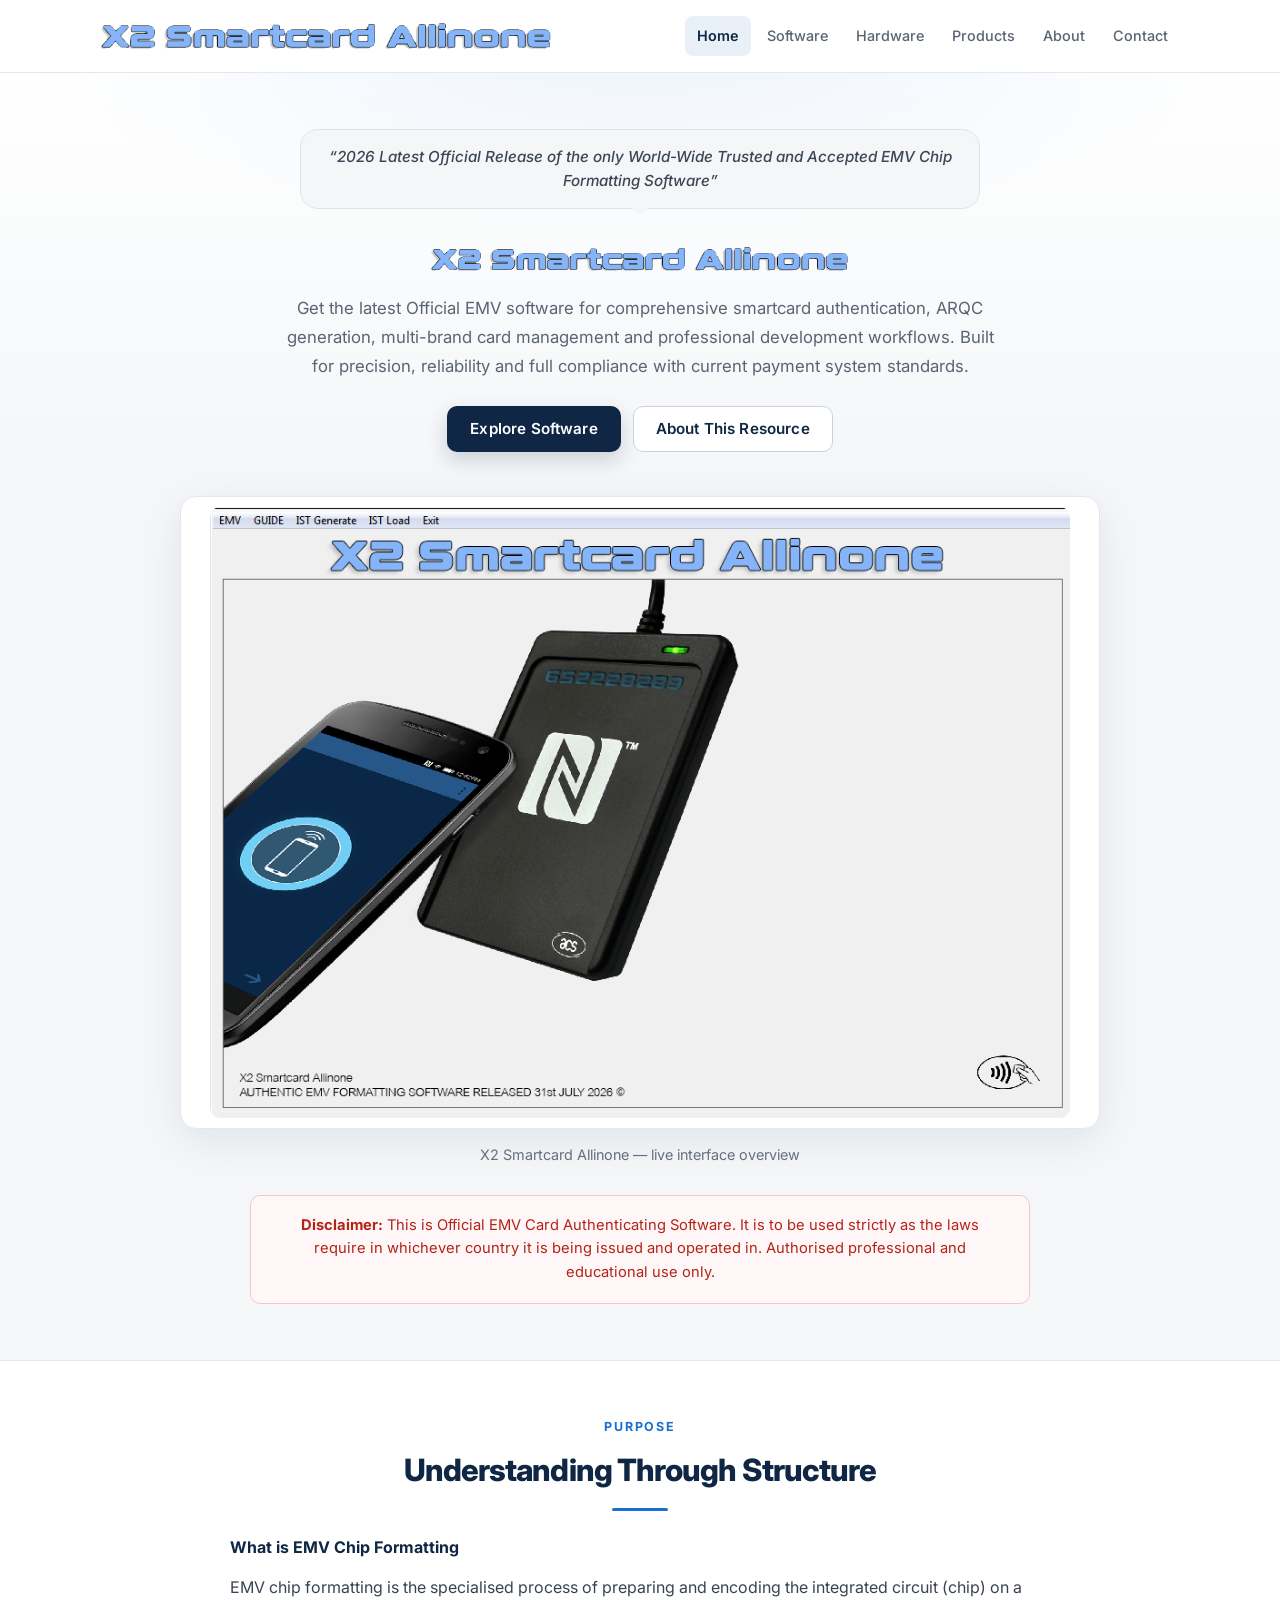
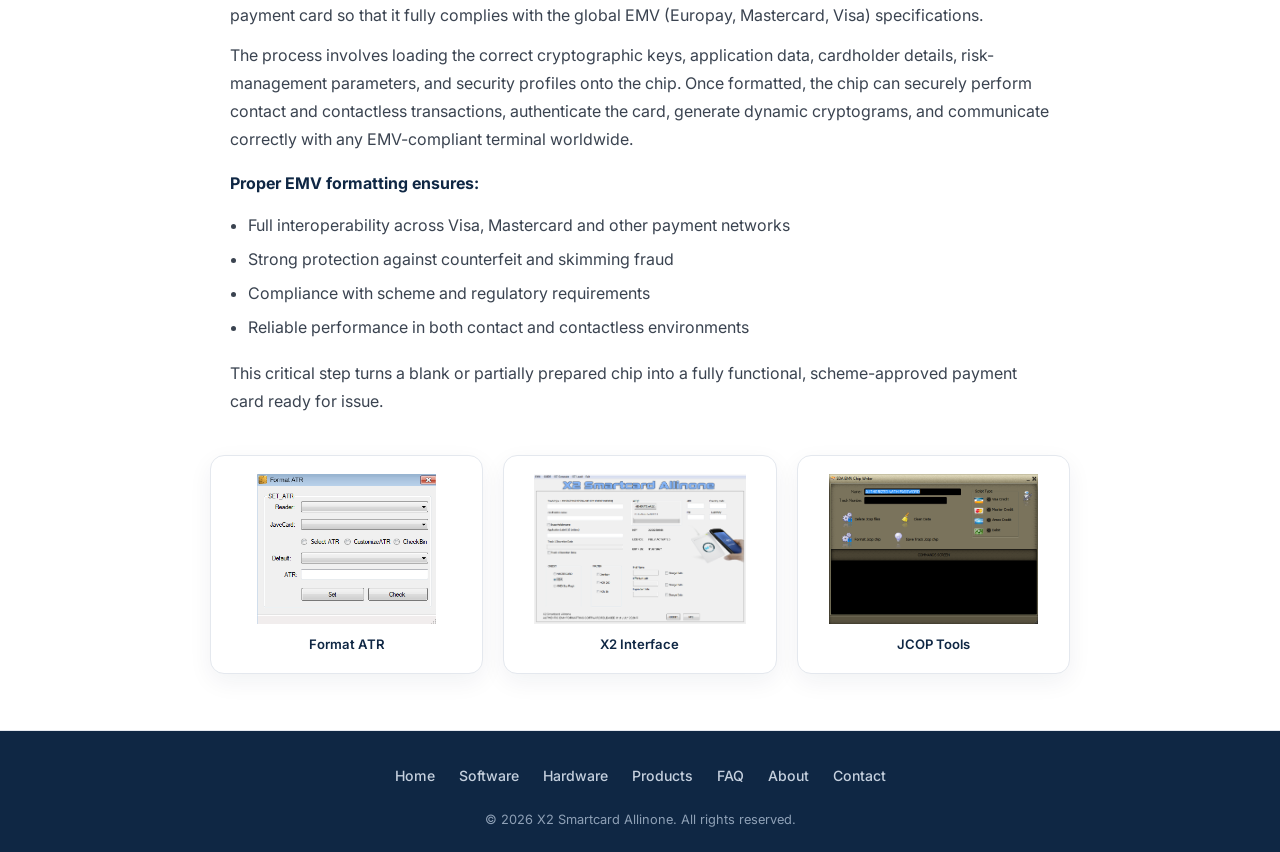
<file: index.html>
<!DOCTYPE html>
<html lang="en">
<head>
  <meta charset="UTF-8">
  <meta name="viewport" content="width=device-width, initial-scale=1.0">
  <title>X2 EMV Smartcard Allinone</title>
  <meta name="description" content="Official 2026 X2 EMV Smartcard Allinone — professional EMV card authentication and smartcard management software.">
  <link rel="preconnect" href="https://fonts.googleapis.com">
  <link rel="preconnect" href="https://fonts.gstatic.com" crossorigin>
  <link href="https://fonts.googleapis.com/css2?family=Inter:wght@400;500;600;700;800&display=swap" rel="stylesheet">
  <link rel="stylesheet" href="css/styles.css">
</head>
<body>
  <header class="header">
    <div class="header-inner">
      <a href="index.html" class="logo">
        <img src="images/logo.png" alt="X2 Smartcard Allinone">
      </a>
      <nav class="nav" id="mainNav">
        <a href="index.html" class="active">Home</a>
        <a href="software.html">Software</a>
        <a href="hardware.html">Hardware</a>
        <a href="products.html">Products</a>
        <a href="about.html">About</a>
        <a href="contact.html">Contact</a>
      </nav>
      <button class="menu-toggle" id="menuToggle" aria-label="Toggle menu" aria-expanded="false">
        <span></span>
        <span></span>
        <span></span>
      </button>
    </div>
  </header>

  <section class="hero">
    <div class="container">
      <div class="hero-content">
        <p class="hero-eyebrow">
          “2026 Latest Official Release of the only World-Wide Trusted and Accepted EMV Chip Formatting Software”
        </p>
        <img src="images/logo.png" alt="X2 Smartcard Allinone" class="hero-logo">
        <p class="lead">
          Get the latest Official EMV software for comprehensive smartcard authentication,
          ARQC generation, multi-brand card management and professional development workflows.
          Built for precision, reliability and full compliance with current payment system standards.
        </p>
        <div class="hero-actions">
          <a href="software.html" class="btn btn-primary">Explore Software</a>
          <a href="about.html" class="btn btn-outline">About This Resource</a>
        </div>
      </div>
    </div>
  </section>

  <section class="section" style="padding-top: 12px;">
    <div class="container">
      <div class="software-preview">
        <div class="preview-frame">
          <img src="images/x2-smartcard-allinone-uii.png" alt="X2 Smartcard Allinone – Official 2026 EMV Software Interface">
        </div>
        <p class="caption">X2 Smartcard Allinone — live interface overview</p>
        <div class="disclaimer-box">
          <strong>Disclaimer:</strong> This is Official EMV Card Authenticating Software.
          It is to be used strictly as the laws require in whichever country it is being issued and operated in.
          Authorised professional and educational use only.
        </div>
      </div>
    </div>
  </section>

  <section class="section section-accent">
    <div class="container">
      <div class="section-header">
        <p class="eyebrow">Purpose</p>
        <h2>Understanding Through Structure</h2>
        <div class="divider"></div>
        <div class="prose">
          <p><strong>What is EMV Chip Formatting</strong></p>
          <p style="margin-top: 12px;">
            EMV chip formatting is the specialised process of preparing and encoding the integrated circuit (chip) on a payment card so that it fully complies with the global EMV (Europay, Mastercard, Visa) specifications.
          </p>
          <p style="margin-top: 12px;">
            The process involves loading the correct cryptographic keys, application data, cardholder details, risk-management parameters, and security profiles onto the chip. Once formatted, the chip can securely perform contact and contactless transactions, authenticate the card, generate dynamic cryptograms, and communicate correctly with any EMV-compliant terminal worldwide.
          </p>
          <p style="margin-top: 16px;"><strong>Proper EMV formatting ensures:</strong></p>
          <ul>
            <li>Full interoperability across Visa, Mastercard and other payment networks</li>
            <li>Strong protection against counterfeit and skimming fraud</li>
            <li>Compliance with scheme and regulatory requirements</li>
            <li>Reliable performance in both contact and contactless environments</li>
          </ul>
          <p>
            This critical step turns a blank or partially prepared chip into a fully functional, scheme-approved payment card ready for issue.
          </p>
        </div>
      </div>

      <div class="card-grid">
        <div class="card">
          <img src="images/atr.png" alt="Format ATR tool">
          <span class="card-label">Format ATR</span>
        </div>
        <div class="card">
          <img src="images/x2-screenshot.png" alt="X2 Smartcard Allinone screenshot">
          <span class="card-label">X2 Interface</span>
        </div>
        <div class="card">
          <img src="images/jcop.png" alt="JCOP card management">
          <span class="card-label">JCOP Tools</span>
        </div>
      </div>
    </div>
  </section>

  <footer class="footer">
    <div class="container">
      <div class="footer-inner">
        <nav class="footer-nav">
          <a href="index.html">Home</a>
          <a href="software.html">Software</a>
          <a href="hardware.html">Hardware</a>
          <a href="products.html">Products</a>
          <a href="faq.html">FAQ</a>
          <a href="about.html">About</a>
          <a href="contact.html">Contact</a>
        </nav>
        <p class="footer-copy">© 2026 X2 Smartcard Allinone. All rights reserved.</p>
      </div>
    </div>
  </footer>

  <script src="js/main.js"></script>
</body>
</html>
</file>
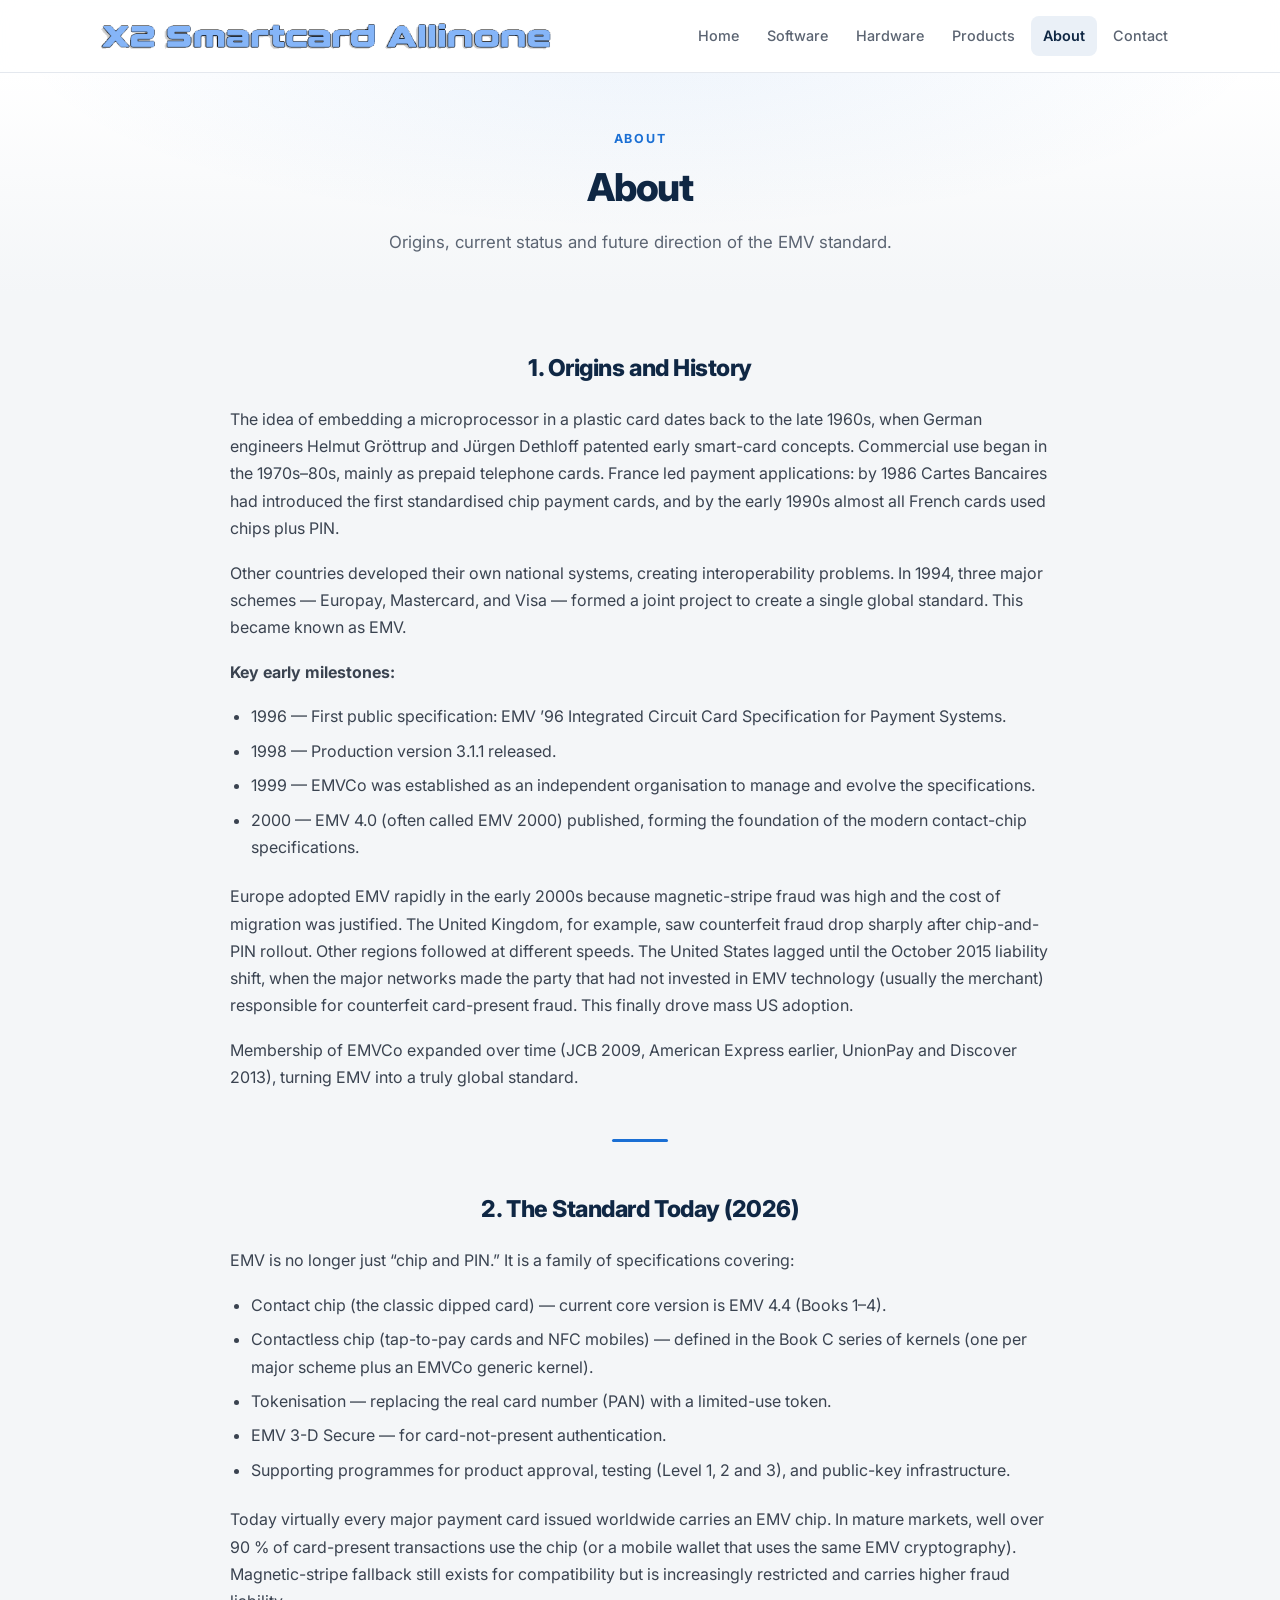
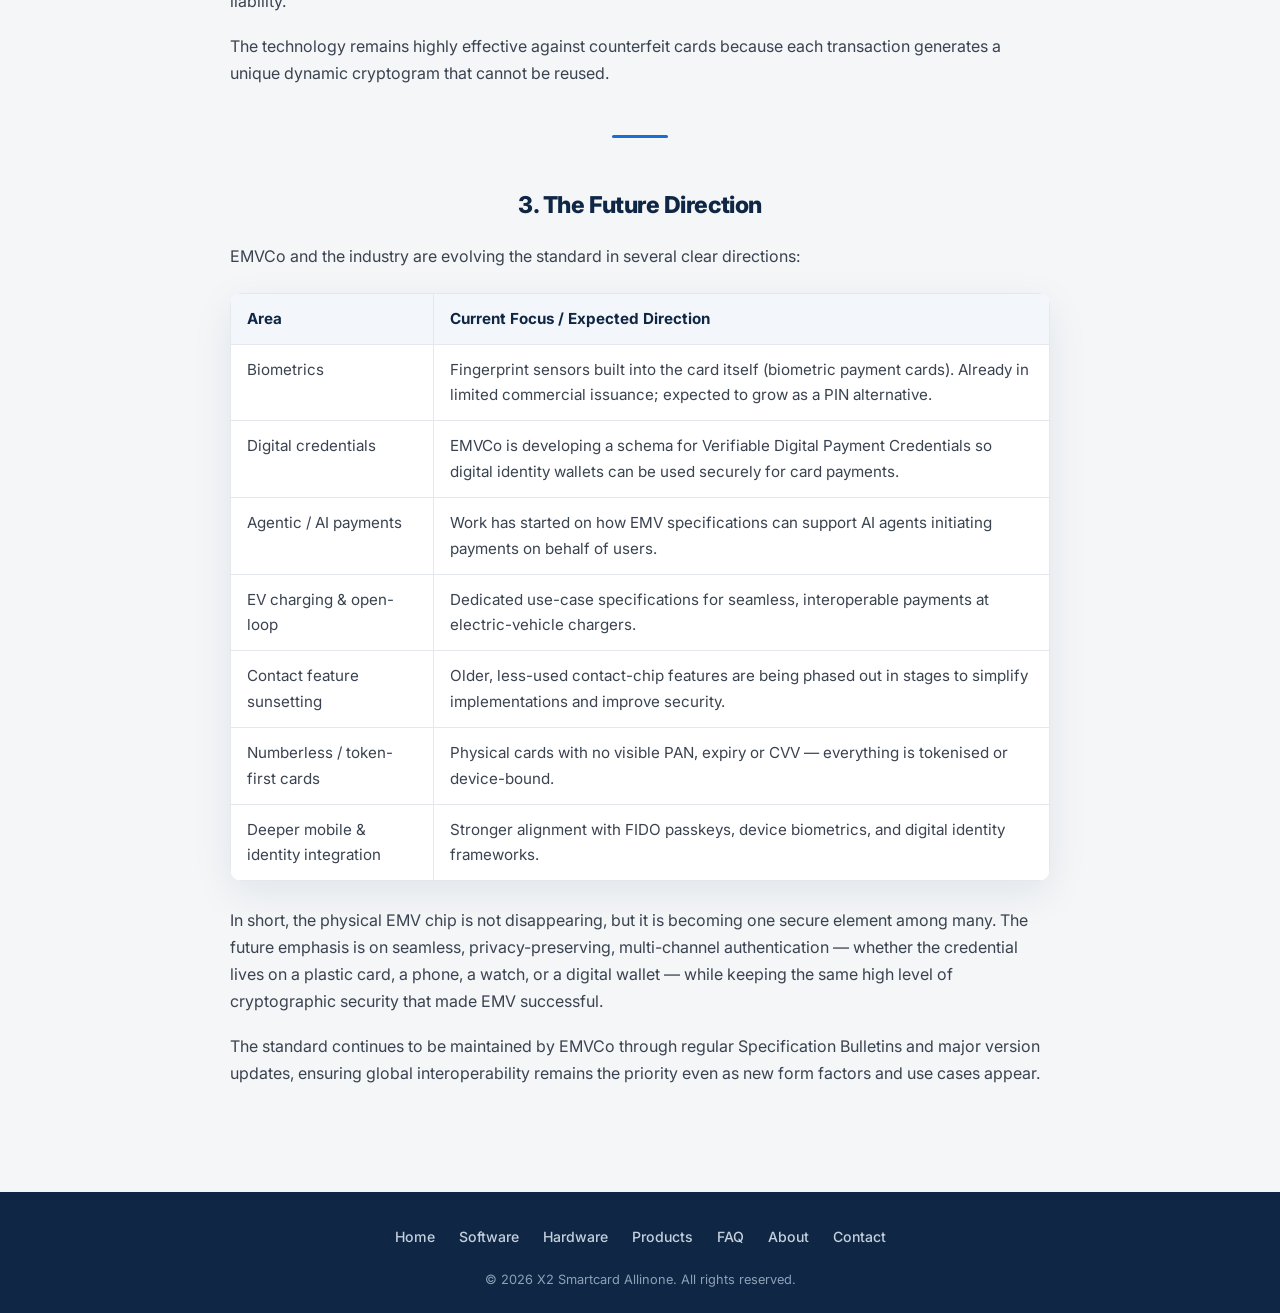
<file: about.html>
<!DOCTYPE html>
<html lang="en">
<head>
  <meta charset="UTF-8">
  <meta name="viewport" content="width=device-width, initial-scale=1.0">
  <title>About — X2 Smartcard Allinone</title>
  <meta name="description" content="Origins, current status and future direction of the EMV standard.">
  <link rel="preconnect" href="https://fonts.googleapis.com">
  <link rel="preconnect" href="https://fonts.gstatic.com" crossorigin>
  <link href="https://fonts.googleapis.com/css2?family=Inter:wght@400;500;600;700;800&display=swap" rel="stylesheet">
  <link rel="stylesheet" href="css/styles.css">
</head>
<body>
  <header class="header">
    <div class="header-inner">
      <a href="index.html" class="logo">
        <img src="images/logo.png" alt="X2 Smartcard Allinone">
      </a>
      <nav class="nav" id="mainNav">
        <a href="index.html">Home</a>
        <a href="software.html">Software</a>
        <a href="hardware.html">Hardware</a>
        <a href="products.html">Products</a>
        <a href="about.html" class="active">About</a>
        <a href="contact.html">Contact</a>
      </nav>
      <button class="menu-toggle" id="menuToggle" aria-label="Toggle menu" aria-expanded="false">
        <span></span>
        <span></span>
        <span></span>
      </button>
    </div>
  </header>

  <section class="page-header">
    <div class="container">
      <p class="eyebrow">About</p>
      <h1>About</h1>
      <p class="lead">Origins, current status and future direction of the EMV standard.</p>
    </div>
  </section>

  <section class="section">
    <div class="container">
      <section class="content-section">
        <h2>1. Origins and History</h2>
        <p>
          The idea of embedding a microprocessor in a plastic card dates back to the late 1960s, when German engineers Helmut Gröttrup and Jürgen Dethloff patented early smart-card concepts. Commercial use began in the 1970s–80s, mainly as prepaid telephone cards. France led payment applications: by 1986 Cartes Bancaires had introduced the first standardised chip payment cards, and by the early 1990s almost all French cards used chips plus PIN.
        </p>
        <p>
          Other countries developed their own national systems, creating interoperability problems. In 1994, three major schemes — Europay, Mastercard, and Visa — formed a joint project to create a single global standard. This became known as EMV.
        </p>
        <p><strong>Key early milestones:</strong></p>
        <ul>
          <li>1996 — First public specification: EMV ’96 Integrated Circuit Card Specification for Payment Systems.</li>
          <li>1998 — Production version 3.1.1 released.</li>
          <li>1999 — EMVCo was established as an independent organisation to manage and evolve the specifications.</li>
          <li>2000 — EMV 4.0 (often called EMV 2000) published, forming the foundation of the modern contact-chip specifications.</li>
        </ul>
        <p>
          Europe adopted EMV rapidly in the early 2000s because magnetic-stripe fraud was high and the cost of migration was justified. The United Kingdom, for example, saw counterfeit fraud drop sharply after chip-and-PIN rollout. Other regions followed at different speeds. The United States lagged until the October 2015 liability shift, when the major networks made the party that had not invested in EMV technology (usually the merchant) responsible for counterfeit card-present fraud. This finally drove mass US adoption.
        </p>
        <p>
          Membership of EMVCo expanded over time (JCB 2009, American Express earlier, UnionPay and Discover 2013), turning EMV into a truly global standard.
        </p>
      </section>

      <div class="section-divider"></div>

      <section class="content-section">
        <h2>2. The Standard Today (2026)</h2>
        <p>EMV is no longer just “chip and PIN.” It is a family of specifications covering:</p>
        <ul>
          <li>Contact chip (the classic dipped card) — current core version is EMV 4.4 (Books 1–4).</li>
          <li>Contactless chip (tap-to-pay cards and NFC mobiles) — defined in the Book C series of kernels (one per major scheme plus an EMVCo generic kernel).</li>
          <li>Tokenisation — replacing the real card number (PAN) with a limited-use token.</li>
          <li>EMV 3-D Secure — for card-not-present authentication.</li>
          <li>Supporting programmes for product approval, testing (Level 1, 2 and 3), and public-key infrastructure.</li>
        </ul>
        <p>
          Today virtually every major payment card issued worldwide carries an EMV chip. In mature markets, well over 90 % of card-present transactions use the chip (or a mobile wallet that uses the same EMV cryptography). Magnetic-stripe fallback still exists for compatibility but is increasingly restricted and carries higher fraud liability.
        </p>
        <p>
          The technology remains highly effective against counterfeit cards because each transaction generates a unique dynamic cryptogram that cannot be reused.
        </p>
      </section>

      <div class="section-divider"></div>

      <section class="content-section">
        <h2>3. The Future Direction</h2>
        <p>EMVCo and the industry are evolving the standard in several clear directions:</p>
        <table class="future-table">
          <thead>
            <tr>
              <th>Area</th>
              <th>Current Focus / Expected Direction</th>
            </tr>
          </thead>
          <tbody>
            <tr>
              <td>Biometrics</td>
              <td>Fingerprint sensors built into the card itself (biometric payment cards). Already in limited commercial issuance; expected to grow as a PIN alternative.</td>
            </tr>
            <tr>
              <td>Digital credentials</td>
              <td>EMVCo is developing a schema for Verifiable Digital Payment Credentials so digital identity wallets can be used securely for card payments.</td>
            </tr>
            <tr>
              <td>Agentic / AI payments</td>
              <td>Work has started on how EMV specifications can support AI agents initiating payments on behalf of users.</td>
            </tr>
            <tr>
              <td>EV charging &amp; open-loop</td>
              <td>Dedicated use-case specifications for seamless, interoperable payments at electric-vehicle chargers.</td>
            </tr>
            <tr>
              <td>Contact feature sunsetting</td>
              <td>Older, less-used contact-chip features are being phased out in stages to simplify implementations and improve security.</td>
            </tr>
            <tr>
              <td>Numberless / token-first cards</td>
              <td>Physical cards with no visible PAN, expiry or CVV — everything is tokenised or device-bound.</td>
            </tr>
            <tr>
              <td>Deeper mobile &amp; identity integration</td>
              <td>Stronger alignment with FIDO passkeys, device biometrics, and digital identity frameworks.</td>
            </tr>
          </tbody>
        </table>
        <p>
          In short, the physical EMV chip is not disappearing, but it is becoming one secure element among many. The future emphasis is on seamless, privacy-preserving, multi-channel authentication — whether the credential lives on a plastic card, a phone, a watch, or a digital wallet — while keeping the same high level of cryptographic security that made EMV successful.
        </p>
        <p>
          The standard continues to be maintained by EMVCo through regular Specification Bulletins and major version updates, ensuring global interoperability remains the priority even as new form factors and use cases appear.
        </p>
      </section>
    </div>
  </section>

  <footer class="footer">
    <div class="container">
      <div class="footer-inner">
        <nav class="footer-nav">
          <a href="index.html">Home</a>
          <a href="software.html">Software</a>
          <a href="hardware.html">Hardware</a>
          <a href="products.html">Products</a>
          <a href="faq.html">FAQ</a>
          <a href="about.html">About</a>
          <a href="contact.html">Contact</a>
        </nav>
        <p class="footer-copy">© 2026 X2 Smartcard Allinone. All rights reserved.</p>
      </div>
    </div>
  </footer>
  <script src="js/main.js"></script>
</body>
</html>
</file>
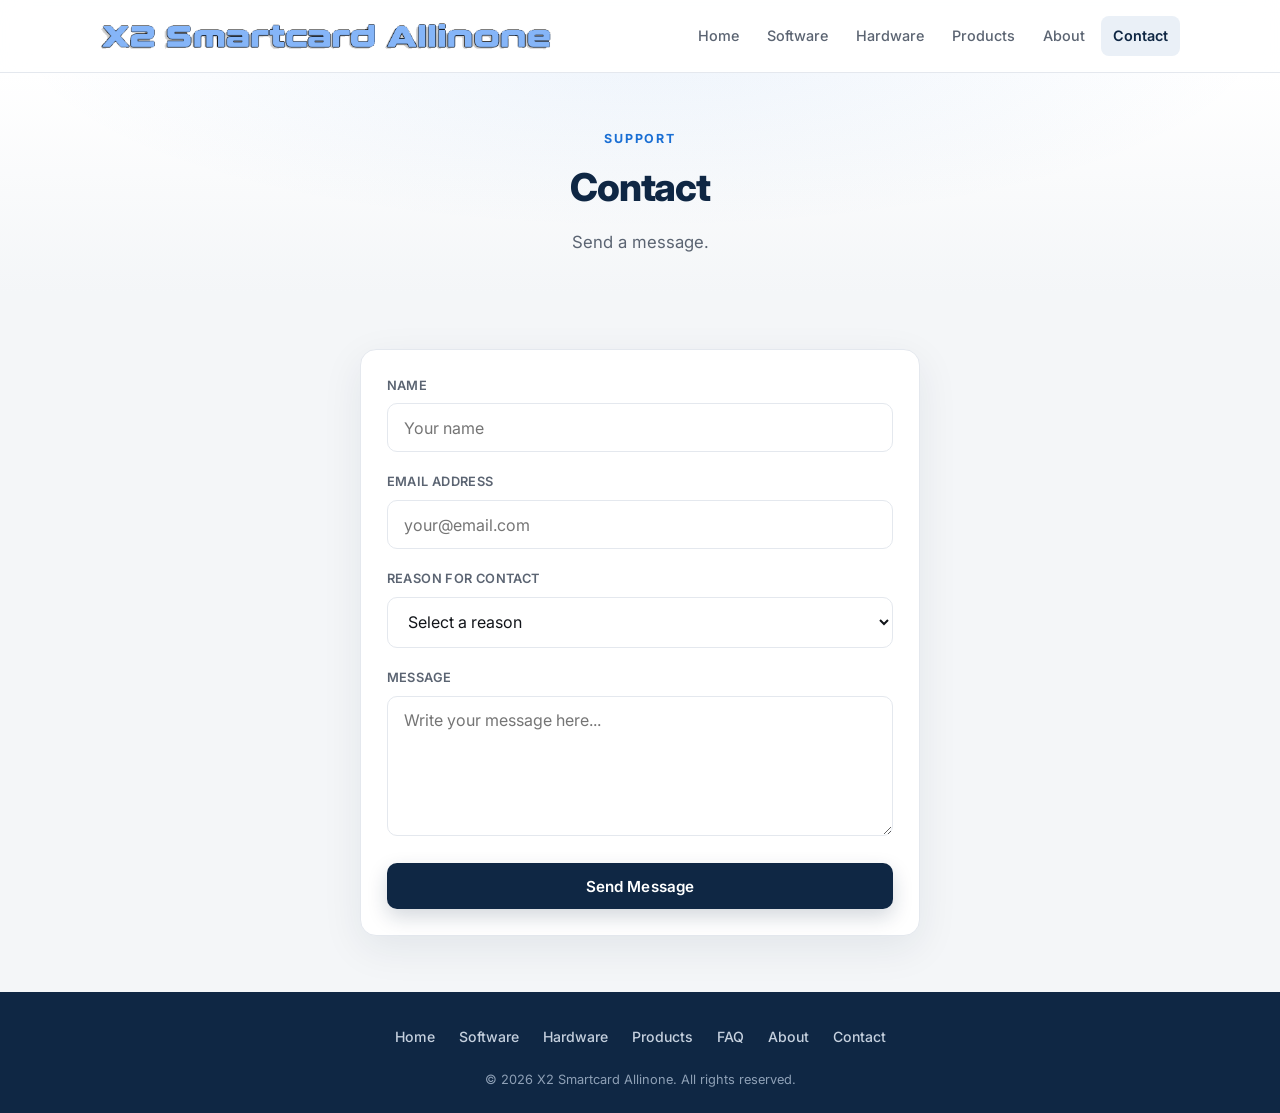
<file: contact.html>
<!DOCTYPE html>
<html lang="en">
<head>
  <meta charset="UTF-8">
  <meta name="viewport" content="width=device-width, initial-scale=1.0">
  <title>Contact — X2 Smartcard Allinone</title>
  <meta name="description" content="Contact X2 Smartcard Allinone.">
  <link rel="preconnect" href="https://fonts.googleapis.com">
  <link rel="preconnect" href="https://fonts.gstatic.com" crossorigin>
  <link href="https://fonts.googleapis.com/css2?family=Inter:wght@400;500;600;700;800&display=swap" rel="stylesheet">
  <link rel="stylesheet" href="css/styles.css">
</head>
<body>
  <header class="header">
    <div class="header-inner">
      <a href="index.html" class="logo">
        <img src="images/logo.png" alt="X2 Smartcard Allinone">
      </a>
      <nav class="nav" id="mainNav">
        <a href="index.html">Home</a>
        <a href="software.html">Software</a>
        <a href="hardware.html">Hardware</a>
        <a href="products.html">Products</a>
        <a href="about.html">About</a>
        <a href="contact.html" class="active">Contact</a>
      </nav>
      <button class="menu-toggle" id="menuToggle" aria-label="Toggle menu" aria-expanded="false">
        <span></span>
        <span></span>
        <span></span>
      </button>
    </div>
  </header>

  <section class="page-header">
    <div class="container">
      <p class="eyebrow">Support</p>
      <h1>Contact</h1>
      <p class="lead">Send a message.</p>
    </div>
  </section>

  <section class="section">
    <div class="container">
      <form class="contact-form" action="#" method="post" onsubmit="return handleSubmit(event)">
        <div class="form-group">
          <label for="name">Name</label>
          <input type="text" id="name" name="name" required placeholder="Your name">
        </div>
        <div class="form-group">
          <label for="email">Email Address</label>
          <input type="email" id="email" name="email" required placeholder="your@email.com">
        </div>
        <div class="form-group">
          <label for="reason">Reason for Contact</label>
          <select id="reason" name="reason" required>
            <option value="" disabled selected>Select a reason</option>
            <option value="general">General enquiry</option>
            <option value="content">Content suggestion</option>
            <option value="technical">Technical feedback</option>
            <option value="other">Other</option>
          </select>
        </div>
        <div class="form-group">
          <label for="message">Message</label>
          <textarea id="message" name="message" required placeholder="Write your message here..."></textarea>
        </div>
        <button type="submit" class="btn btn-primary" style="width: 100%;">Send Message</button>
      </form>
    </div>
  </section>

  <footer class="footer">
    <div class="container">
      <div class="footer-inner">
        <nav class="footer-nav">
          <a href="index.html">Home</a>
          <a href="software.html">Software</a>
          <a href="hardware.html">Hardware</a>
          <a href="products.html">Products</a>
          <a href="faq.html">FAQ</a>
          <a href="about.html">About</a>
          <a href="contact.html">Contact</a>
        </nav>
        <p class="footer-copy">© 2026 X2 Smartcard Allinone. All rights reserved.</p>
      </div>
    </div>
  </footer>
  <script src="js/main.js"></script>
  <script>
    function handleSubmit(e) {
      e.preventDefault();
      alert("Thank you. This is a demonstration form. In a production environment your message would be sent to the site administrator.");
      e.target.reset();
      return false;
    }
  </script>
</body>
</html>
</file>
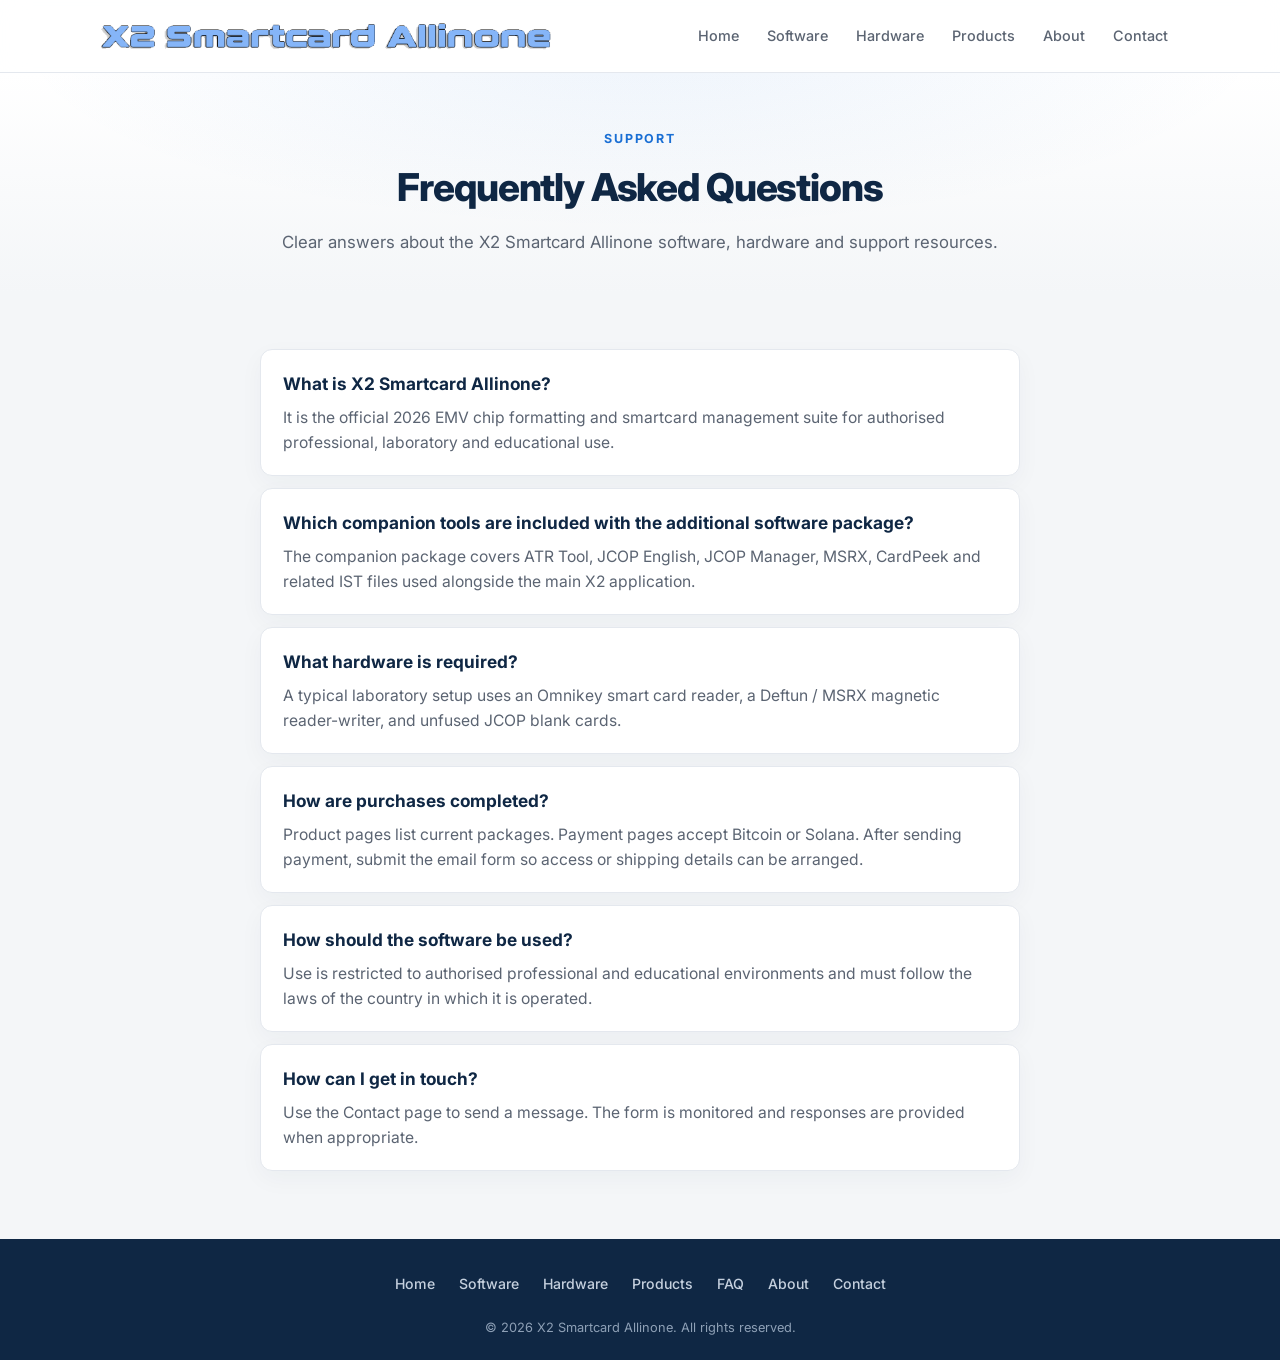
<file: faq.html>
<!DOCTYPE html>
<html lang="en">
<head>
  <meta charset="UTF-8">
  <meta name="viewport" content="width=device-width, initial-scale=1.0">
  <title>FAQ — X2 Smartcard Allinone</title>
  <meta name="description" content="Frequently asked questions about X2 Smartcard Allinone software and hardware.">
  <link rel="preconnect" href="https://fonts.googleapis.com">
  <link rel="preconnect" href="https://fonts.gstatic.com" crossorigin>
  <link href="https://fonts.googleapis.com/css2?family=Inter:wght@400;500;600;700;800&display=swap" rel="stylesheet">
  <link rel="stylesheet" href="css/styles.css">
</head>
<body>
  <header class="header">
    <div class="header-inner">
      <a href="index.html" class="logo">
        <img src="images/logo.png" alt="X2 Smartcard Allinone">
      </a>
      <nav class="nav" id="mainNav">
        <a href="index.html">Home</a>
        <a href="software.html">Software</a>
        <a href="hardware.html">Hardware</a>
        <a href="products.html">Products</a>
        <a href="about.html">About</a>
        <a href="contact.html">Contact</a>
      </nav>
      <button class="menu-toggle" id="menuToggle" aria-label="Toggle menu" aria-expanded="false">
        <span></span>
        <span></span>
        <span></span>
      </button>
    </div>
  </header>

  <section class="page-header">
    <div class="container">
      <p class="eyebrow">Support</p>
      <h1>Frequently Asked Questions</h1>
      <p class="lead">Clear answers about the X2 Smartcard Allinone software, hardware and support resources.</p>
    </div>
  </section>

  <section class="section">
    <div class="container">
      <div class="faq-list">
        <div class="faq-item">
          <h3 class="faq-question">What is X2 Smartcard Allinone?</h3>
          <p class="faq-answer">
            It is the official 2026 EMV chip formatting and smartcard management suite for authorised professional, laboratory and educational use.
          </p>
        </div>
        <div class="faq-item">
          <h3 class="faq-question">Which companion tools are included with the additional software package?</h3>
          <p class="faq-answer">
            The companion package covers ATR Tool, JCOP English, JCOP Manager, MSRX, CardPeek and related IST files used alongside the main X2 application.
          </p>
        </div>
        <div class="faq-item">
          <h3 class="faq-question">What hardware is required?</h3>
          <p class="faq-answer">
            A typical laboratory setup uses an Omnikey smart card reader, a Deftun / MSRX magnetic reader-writer, and unfused JCOP blank cards.
          </p>
        </div>
        <div class="faq-item">
          <h3 class="faq-question">How are purchases completed?</h3>
          <p class="faq-answer">
            Product pages list current packages. Payment pages accept Bitcoin or Solana. After sending payment, submit the email form so access or shipping details can be arranged.
          </p>
        </div>
        <div class="faq-item">
          <h3 class="faq-question">How should the software be used?</h3>
          <p class="faq-answer">
            Use is restricted to authorised professional and educational environments and must follow the laws of the country in which it is operated.
          </p>
        </div>
        <div class="faq-item">
          <h3 class="faq-question">How can I get in touch?</h3>
          <p class="faq-answer">
            Use the Contact page to send a message. The form is monitored and responses are provided when appropriate.
          </p>
        </div>
      </div>
    </div>
  </section>

  <footer class="footer">
    <div class="container">
      <div class="footer-inner">
        <nav class="footer-nav">
          <a href="index.html">Home</a>
          <a href="software.html">Software</a>
          <a href="hardware.html">Hardware</a>
          <a href="products.html">Products</a>
          <a href="faq.html">FAQ</a>
          <a href="about.html">About</a>
          <a href="contact.html">Contact</a>
        </nav>
        <p class="footer-copy">© 2026 X2 Smartcard Allinone. All rights reserved.</p>
      </div>
    </div>
  </footer>
  <script src="js/main.js"></script>
</body>
</html>
</file>
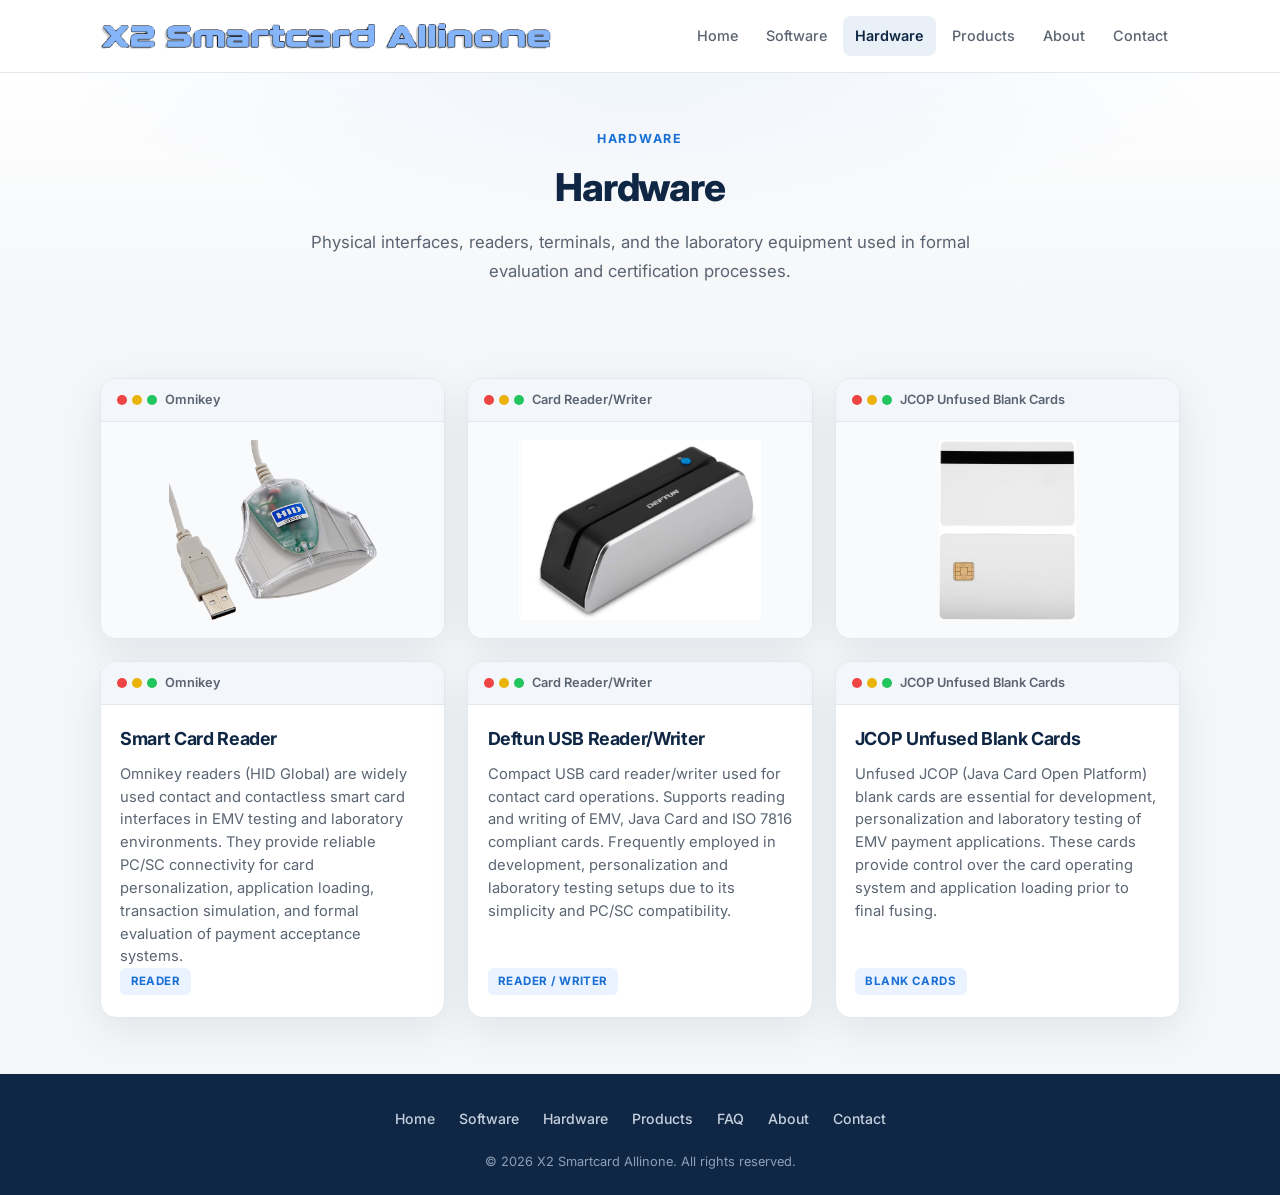
<file: hardware.html>
<!DOCTYPE html>
<html lang="en">
<head>
  <meta charset="UTF-8">
  <meta name="viewport" content="width=device-width, initial-scale=1.0">
  <title>Hardware — X2 Smartcard Allinone</title>
  <meta name="description" content="Laboratory hardware for EMV smartcard work: Omnikey readers, Deftun writer and JCOP unfused blank cards.">
  <link rel="preconnect" href="https://fonts.googleapis.com">
  <link rel="preconnect" href="https://fonts.gstatic.com" crossorigin>
  <link href="https://fonts.googleapis.com/css2?family=Inter:wght@400;500;600;700;800&display=swap" rel="stylesheet">
  <link rel="stylesheet" href="css/styles.css">
</head>
<body>
  <header class="header">
    <div class="header-inner">
      <a href="index.html" class="logo">
        <img src="images/logo.png" alt="X2 Smartcard Allinone">
      </a>
      <nav class="nav" id="mainNav">
        <a href="index.html">Home</a>
        <a href="software.html">Software</a>
        <a href="hardware.html" class="active">Hardware</a>
        <a href="products.html">Products</a>
        <a href="about.html">About</a>
        <a href="contact.html">Contact</a>
      </nav>
      <button class="menu-toggle" id="menuToggle" aria-label="Toggle menu" aria-expanded="false">
        <span></span>
        <span></span>
        <span></span>
      </button>
    </div>
  </header>

  <section class="page-header">
    <div class="container">
      <p class="eyebrow">Hardware</p>
      <h1>Hardware</h1>
      <p class="lead">
        Physical interfaces, readers, terminals, and the laboratory equipment used in formal evaluation and certification processes.
      </p>
    </div>
  </section>

  <section class="section">
    <div class="container">
      <div class="showcase">
        <article class="window">
          <div class="window-titlebar">
            <div class="window-dots"><span></span><span></span><span></span></div>
            <span>Omnikey</span>
          </div>
          <div class="window-media">
            <img src="images/Omnikey1.png" alt="HID Omnikey smart card reader">
          </div>
        </article>

        <article class="window">
          <div class="window-titlebar">
            <div class="window-dots"><span></span><span></span><span></span></div>
            <span>Card Reader/Writer</span>
          </div>
          <div class="window-media">
            <img src="images/deftun.png" alt="Deftun magnetic card reader/writer">
          </div>
        </article>

        <article class="window">
          <div class="window-titlebar">
            <div class="window-dots"><span></span><span></span><span></span></div>
            <span>JCOP Unfused Blank Cards</span>
          </div>
          <div class="window-media">
            <img src="images/jcop_unfused.png" alt="JCOP unfused blank cards">
          </div>
        </article>

        <article class="window">
          <div class="window-titlebar">
            <div class="window-dots"><span></span><span></span><span></span></div>
            <span>Omnikey</span>
          </div>
          <div class="window-body">
            <h3>Smart Card Reader</h3>
            <p>
              Omnikey readers (HID Global) are widely used contact and contactless smart card interfaces in EMV testing and laboratory environments. They provide reliable PC/SC connectivity for card personalization, application loading, transaction simulation, and formal evaluation of payment acceptance systems.
            </p>
            <span class="window-tag">Reader</span>
          </div>
        </article>

        <article class="window">
          <div class="window-titlebar">
            <div class="window-dots"><span></span><span></span><span></span></div>
            <span>Card Reader/Writer</span>
          </div>
          <div class="window-body">
            <h3>Deftun USB Reader/Writer</h3>
            <p>
              Compact USB card reader/writer used for contact card operations. Supports reading and writing of EMV, Java Card and ISO 7816 compliant cards. Frequently employed in development, personalization and laboratory testing setups due to its simplicity and PC/SC compatibility.
            </p>
            <span class="window-tag">Reader / Writer</span>
          </div>
        </article>

        <article class="window">
          <div class="window-titlebar">
            <div class="window-dots"><span></span><span></span><span></span></div>
            <span>JCOP Unfused Blank Cards</span>
          </div>
          <div class="window-body">
            <h3>JCOP Unfused Blank Cards</h3>
            <p>
              Unfused JCOP (Java Card Open Platform) blank cards are essential for development, personalization and laboratory testing of EMV payment applications. These cards provide control over the card operating system and application loading prior to final fusing.
            </p>
            <span class="window-tag">Blank Cards</span>
          </div>
        </article>
      </div>
    </div>
  </section>

  <footer class="footer">
    <div class="container">
      <div class="footer-inner">
        <nav class="footer-nav">
          <a href="index.html">Home</a>
          <a href="software.html">Software</a>
          <a href="hardware.html">Hardware</a>
          <a href="products.html">Products</a>
          <a href="faq.html">FAQ</a>
          <a href="about.html">About</a>
          <a href="contact.html">Contact</a>
        </nav>
        <p class="footer-copy">© 2026 X2 Smartcard Allinone. All rights reserved.</p>
      </div>
    </div>
  </footer>
  <script src="js/main.js"></script>
</body>
</html>
</file>
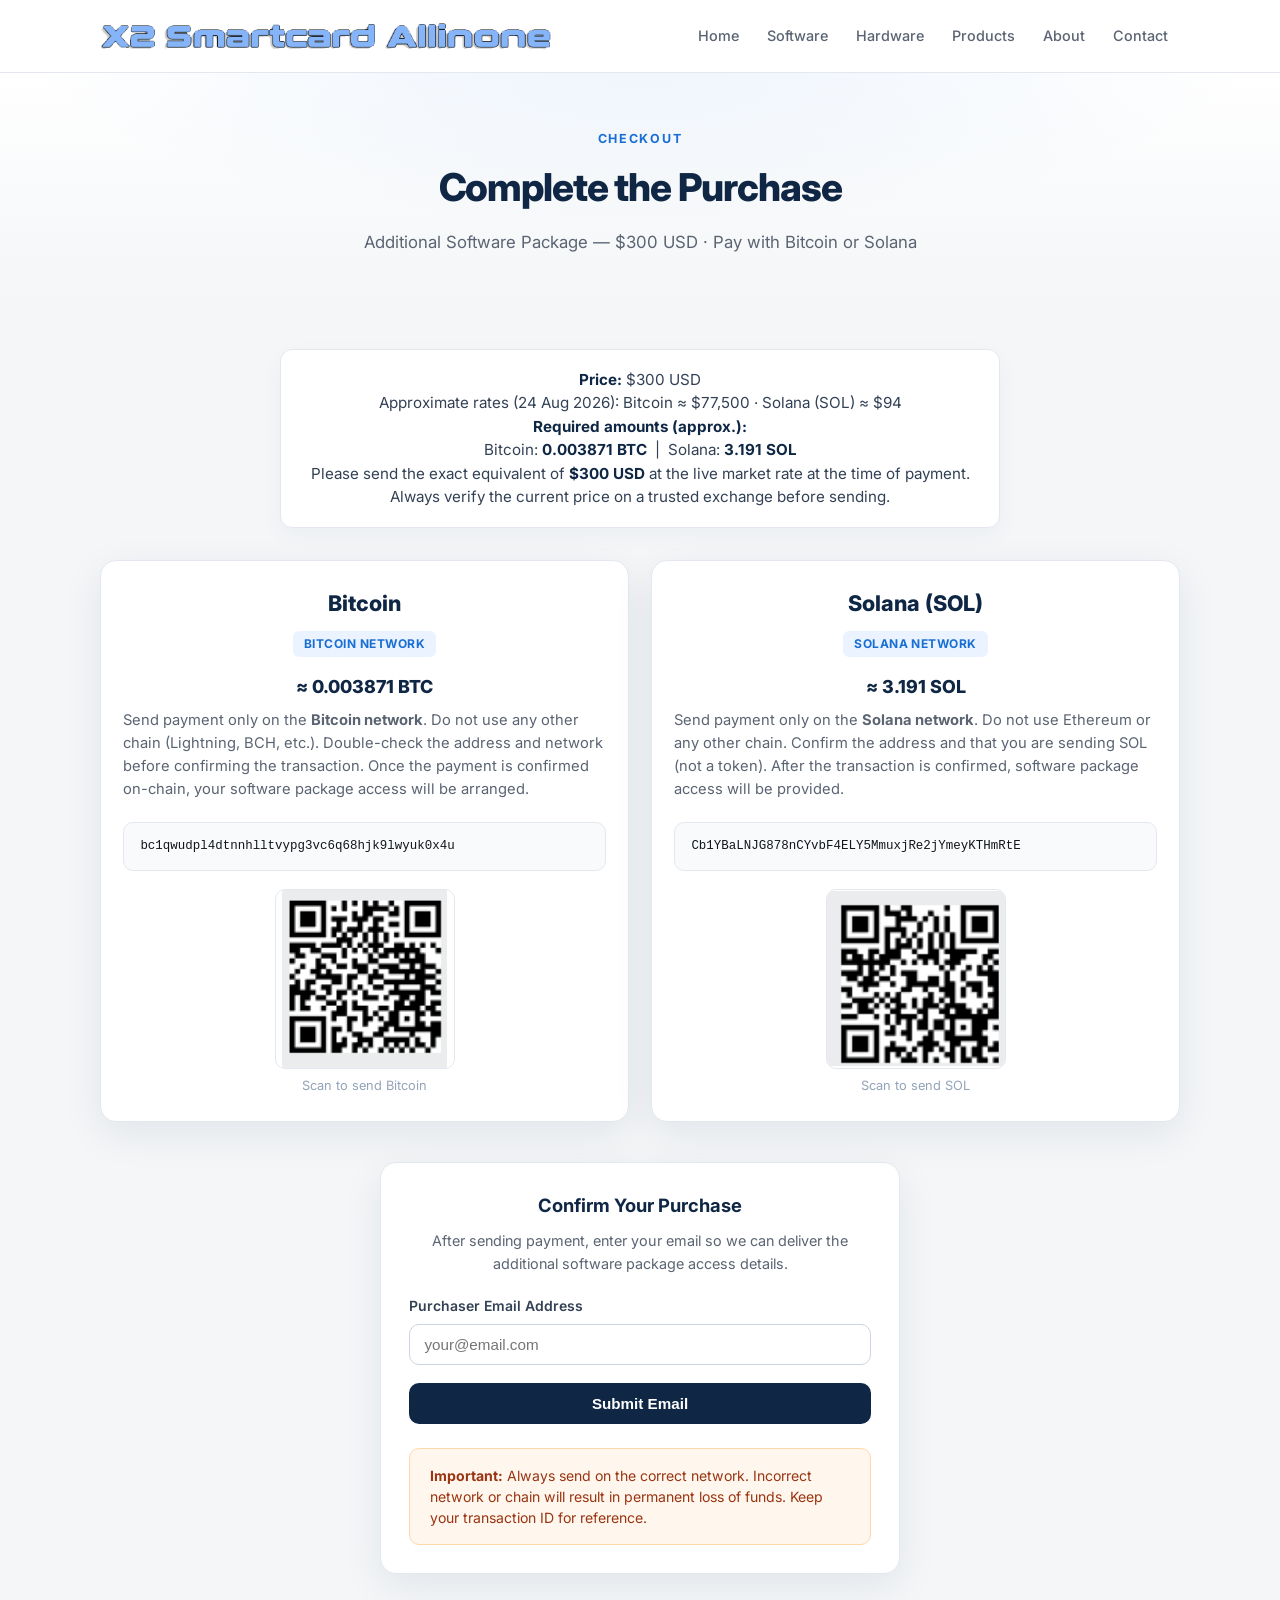
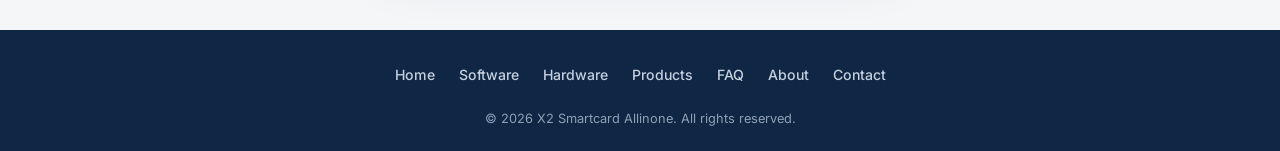
<file: payment-addons.html>
<!DOCTYPE html>
<html lang="en">
<head>
  <meta charset="UTF-8">
  <meta name="viewport" content="width=device-width, initial-scale=1.0">
  <title>Payment — Additional Software Package</title>
  <meta name="description" content="Secure cryptocurrency payment for required additional software for X2 SmartCard Allinone.">
  <link rel="preconnect" href="https://fonts.googleapis.com">
  <link rel="preconnect" href="https://fonts.gstatic.com" crossorigin>
  <link href="https://fonts.googleapis.com/css2?family=Inter:wght@400;500;600;700;800&display=swap" rel="stylesheet">
  <link rel="stylesheet" href="css/styles.css">
</head>
<body>
  <header class="header">
    <div class="header-inner">
      <a href="index.html" class="logo">
        <img src="images/logo.png" alt="X2 Smartcard Allinone">
      </a>
      <nav class="nav" id="mainNav">
        <a href="index.html">Home</a>
        <a href="software.html">Software</a>
        <a href="hardware.html">Hardware</a>
        <a href="products.html">Products</a>
        <a href="about.html">About</a>
        <a href="contact.html">Contact</a>
      </nav>
      <button class="menu-toggle" id="menuToggle" aria-label="Toggle menu" aria-expanded="false">
        <span></span><span></span><span></span>
      </button>
    </div>
  </header>

  <section class="page-header">
    <div class="container">
      <p class="eyebrow">Checkout</p>
      <h1>Complete the Purchase</h1>
      <p class="lead">Additional Software Package — $300 USD · Pay with Bitcoin or Solana</p>
    </div>
  </section>

  <section class="section">
    <div class="container">
      <div class="price-note">
        <strong>Price:</strong> $300 USD<br>
        Approximate rates (24 Aug 2026): Bitcoin ≈ $77,500 · Solana (SOL) ≈ $94<br>
        <strong>Required amounts (approx.):</strong><br>
        Bitcoin: <strong>0.003871 BTC</strong> &nbsp;|&nbsp; Solana: <strong>3.191 SOL</strong><br>
        Please send the exact equivalent of <strong>$300 USD</strong> at the live market rate at the time of payment.<br>
        Always verify the current price on a trusted exchange before sending.
      </div>
      <div class="payment-grid">
        <div class="crypto-box">
          <h2>Bitcoin</h2>
          <span class="network">Bitcoin Network</span>
          <p class="crypto-amount">≈ 0.003871 BTC</p>
          <p>Send payment only on the <strong>Bitcoin network</strong>. Do not use any other chain (Lightning, BCH, etc.). Double-check the address and network before confirming the transaction. Once the payment is confirmed on-chain, your software package access will be arranged.</p>
          <div class="address">bc1qwudpl4dtnnhlltvypg3vc6q68hjk9lwyuk0x4u</div>
          <img src="images/bitcoinwallet.png" alt="Bitcoin Wallet QR Code" class="qr">
          <p style="font-size: 0.8rem; color: #94a3b8; margin: 0; text-align:center;">Scan to send Bitcoin</p>
        </div>
        <div class="crypto-box">
          <h2>Solana (SOL)</h2>
          <span class="network">Solana Network</span>
          <p class="crypto-amount">≈ 3.191 SOL</p>
          <p>Send payment only on the <strong>Solana network</strong>. Do not use Ethereum or any other chain. Confirm the address and that you are sending SOL (not a token). After the transaction is confirmed, software package access will be provided.</p>
          <div class="address">Cb1YBaLNJG878nCYvbF4ELY5MmuxjRe2jYmeyKTHmRtE</div>
          <img src="images/solanawallet.png" alt="Solana Wallet QR Code" class="qr">
          <p style="font-size: 0.8rem; color: #94a3b8; margin: 0; text-align:center;">Scan to send SOL</p>
        </div>
      </div>
      <div class="email-form">
        <h3>Confirm Your Purchase</h3>
        <p>After sending payment, enter your email so we can deliver the additional software package access details.</p>
        <form onsubmit="return handlePaymentSubmit(event)">
          <label for="purchaser-email">Purchaser Email Address</label>
          <input type="email" id="purchaser-email" name="email" required placeholder="your@email.com">
          <button type="submit">Submit Email</button>
        </form>
        <div class="important"><strong>Important:</strong> Always send on the correct network. Incorrect network or chain will result in permanent loss of funds. Keep your transaction ID for reference.</div>
      </div>
    </div>
  </section>

  <footer class="footer">
    <div class="container">
      <div class="footer-inner">
        <nav class="footer-nav">
          <a href="index.html">Home</a>
          <a href="software.html">Software</a>
          <a href="hardware.html">Hardware</a>
          <a href="products.html">Products</a>
          <a href="faq.html">FAQ</a>
          <a href="about.html">About</a>
          <a href="contact.html">Contact</a>
        </nav>
        <p class="footer-copy">© 2026 X2 Smartcard Allinone. All rights reserved.</p>
      </div>
    </div>
  </footer>
  <script src="js/main.js"></script>
  <script>
    function handlePaymentSubmit(e) {
      e.preventDefault();
      var email = document.getElementById("purchaser-email").value;
      alert("Thank you. Your email (" + email + ") has been noted. Once the cryptocurrency payment is confirmed we will arrange access to the additional software package.");
      e.target.reset();
      return false;
    }
  </script>
</body>
</html>
</file>
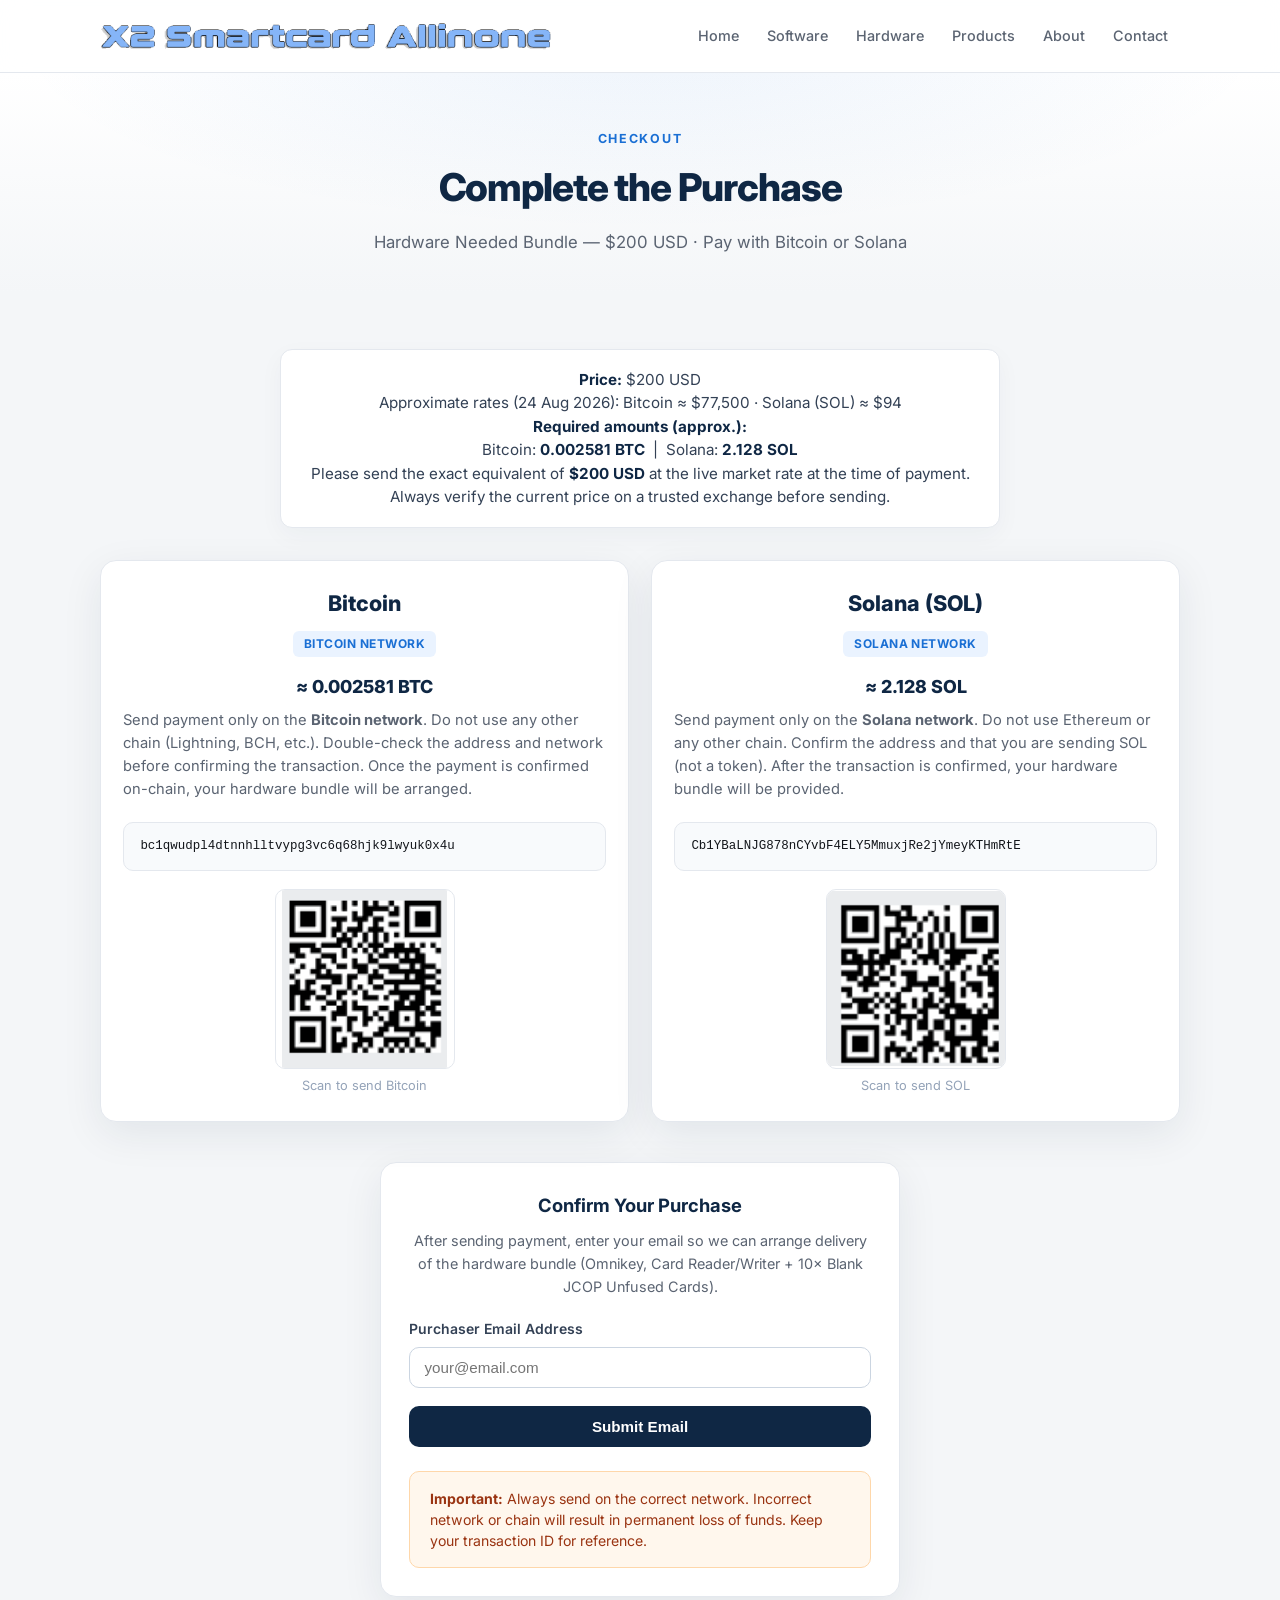
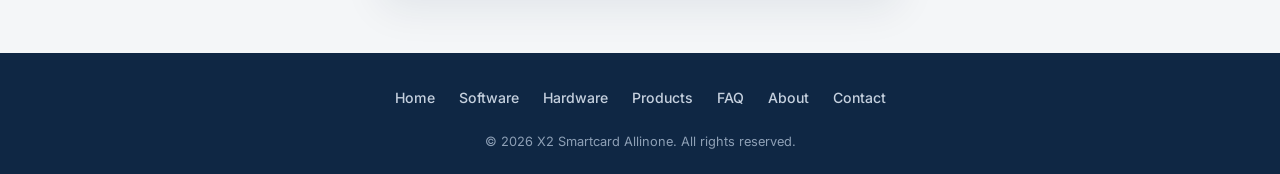
<file: payment-hardware.html>
<!DOCTYPE html>
<html lang="en">
<head>
  <meta charset="UTF-8">
  <meta name="viewport" content="width=device-width, initial-scale=1.0">
  <title>Payment — Hardware Needed Bundle</title>
  <meta name="description" content="Secure cryptocurrency payment for Omnikey, Card Reader/Writer and 10x JCOP Unfused Cards.">
  <link rel="preconnect" href="https://fonts.googleapis.com">
  <link rel="preconnect" href="https://fonts.gstatic.com" crossorigin>
  <link href="https://fonts.googleapis.com/css2?family=Inter:wght@400;500;600;700;800&display=swap" rel="stylesheet">
  <link rel="stylesheet" href="css/styles.css">
</head>
<body>
  <header class="header">
    <div class="header-inner">
      <a href="index.html" class="logo">
        <img src="images/logo.png" alt="X2 Smartcard Allinone">
      </a>
      <nav class="nav" id="mainNav">
        <a href="index.html">Home</a>
        <a href="software.html">Software</a>
        <a href="hardware.html">Hardware</a>
        <a href="products.html">Products</a>
        <a href="about.html">About</a>
        <a href="contact.html">Contact</a>
      </nav>
      <button class="menu-toggle" id="menuToggle" aria-label="Toggle menu" aria-expanded="false">
        <span></span><span></span><span></span>
      </button>
    </div>
  </header>

  <section class="page-header">
    <div class="container">
      <p class="eyebrow">Checkout</p>
      <h1>Complete the Purchase</h1>
      <p class="lead">Hardware Needed Bundle — $200 USD · Pay with Bitcoin or Solana</p>
    </div>
  </section>

  <section class="section">
    <div class="container">
      <div class="price-note">
        <strong>Price:</strong> $200 USD<br>
        Approximate rates (24 Aug 2026): Bitcoin ≈ $77,500 · Solana (SOL) ≈ $94<br>
        <strong>Required amounts (approx.):</strong><br>
        Bitcoin: <strong>0.002581 BTC</strong> &nbsp;|&nbsp; Solana: <strong>2.128 SOL</strong><br>
        Please send the exact equivalent of <strong>$200 USD</strong> at the live market rate at the time of payment.<br>
        Always verify the current price on a trusted exchange before sending.
      </div>
      <div class="payment-grid">
        <div class="crypto-box">
          <h2>Bitcoin</h2>
          <span class="network">Bitcoin Network</span>
          <p class="crypto-amount">≈ 0.002581 BTC</p>
          <p>Send payment only on the <strong>Bitcoin network</strong>. Do not use any other chain (Lightning, BCH, etc.). Double-check the address and network before confirming the transaction. Once the payment is confirmed on-chain, your hardware bundle will be arranged.</p>
          <div class="address">bc1qwudpl4dtnnhlltvypg3vc6q68hjk9lwyuk0x4u</div>
          <img src="images/bitcoinwallet.png" alt="Bitcoin Wallet QR Code" class="qr">
          <p style="font-size: 0.8rem; color: #94a3b8; margin: 0; text-align:center;">Scan to send Bitcoin</p>
        </div>
        <div class="crypto-box">
          <h2>Solana (SOL)</h2>
          <span class="network">Solana Network</span>
          <p class="crypto-amount">≈ 2.128 SOL</p>
          <p>Send payment only on the <strong>Solana network</strong>. Do not use Ethereum or any other chain. Confirm the address and that you are sending SOL (not a token). After the transaction is confirmed, your hardware bundle will be provided.</p>
          <div class="address">Cb1YBaLNJG878nCYvbF4ELY5MmuxjRe2jYmeyKTHmRtE</div>
          <img src="images/solanawallet.png" alt="Solana Wallet QR Code" class="qr">
          <p style="font-size: 0.8rem; color: #94a3b8; margin: 0; text-align:center;">Scan to send SOL</p>
        </div>
      </div>
      <div class="email-form">
        <h3>Confirm Your Purchase</h3>
        <p>After sending payment, enter your email so we can arrange delivery of the hardware bundle (Omnikey, Card Reader/Writer + 10× Blank JCOP Unfused Cards).</p>
        <form onsubmit="return handlePaymentSubmit(event)">
          <label for="purchaser-email">Purchaser Email Address</label>
          <input type="email" id="purchaser-email" name="email" required placeholder="your@email.com">
          <button type="submit">Submit Email</button>
        </form>
        <div class="important"><strong>Important:</strong> Always send on the correct network. Incorrect network or chain will result in permanent loss of funds. Keep your transaction ID for reference.</div>
      </div>
    </div>
  </section>

  <footer class="footer">
    <div class="container">
      <div class="footer-inner">
        <nav class="footer-nav">
          <a href="index.html">Home</a>
          <a href="software.html">Software</a>
          <a href="hardware.html">Hardware</a>
          <a href="products.html">Products</a>
          <a href="faq.html">FAQ</a>
          <a href="about.html">About</a>
          <a href="contact.html">Contact</a>
        </nav>
        <p class="footer-copy">© 2026 X2 Smartcard Allinone. All rights reserved.</p>
      </div>
    </div>
  </footer>
  <script src="js/main.js"></script>
  <script>
    function handlePaymentSubmit(e) {
      e.preventDefault();
      var email = document.getElementById("purchaser-email").value;
      alert("Thank you. Your email (" + email + ") has been noted. Once the cryptocurrency payment is confirmed we will arrange delivery of the Hardware Needed bundle.");
      e.target.reset();
      return false;
    }
  </script>
</body>
</html>
</file>
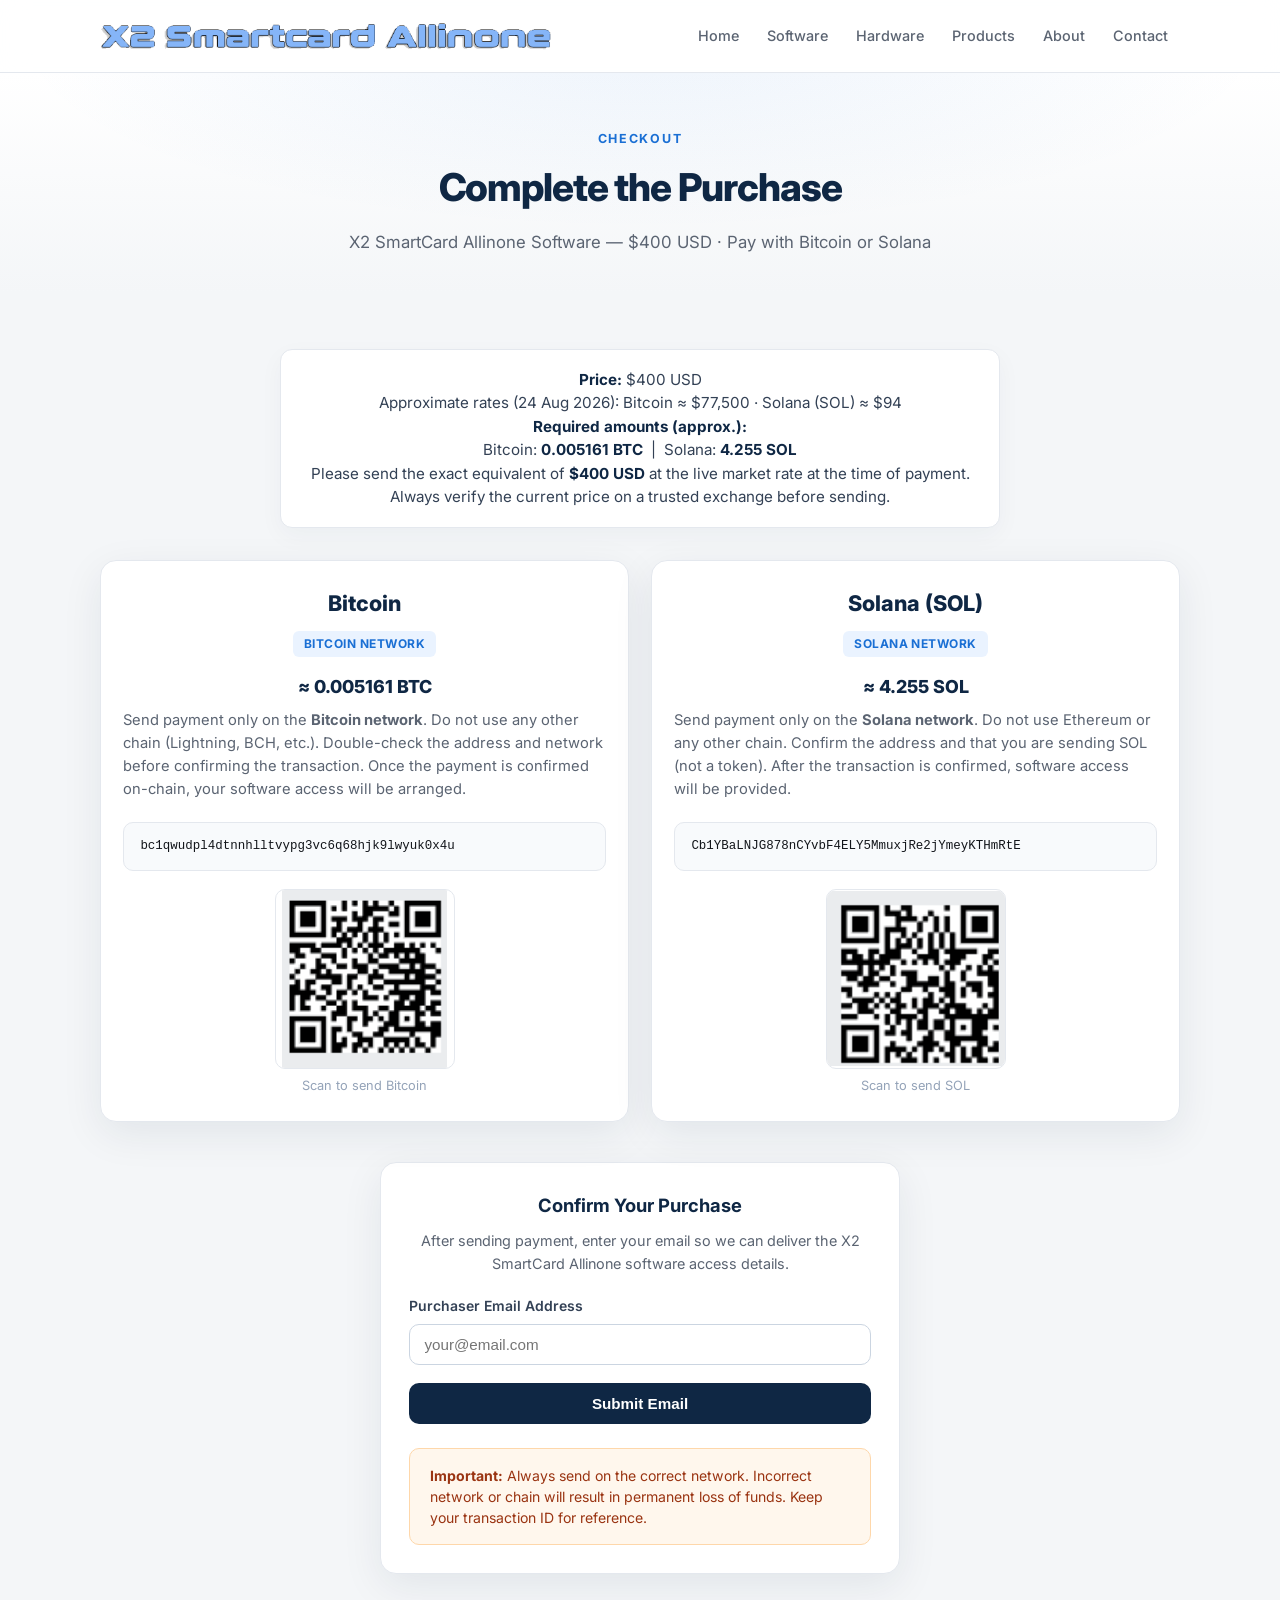
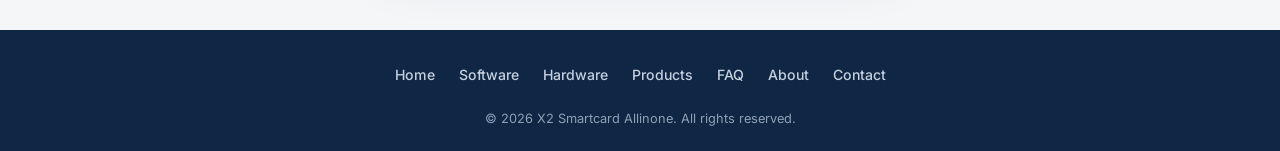
<file: payment-x2.html>
<!DOCTYPE html>
<html lang="en">
<head>
  <meta charset="UTF-8">
  <meta name="viewport" content="width=device-width, initial-scale=1.0">
  <title>Payment — X2 SmartCard Allinone</title>
  <meta name="description" content="Secure cryptocurrency payment for X2 SmartCard Allinone EMV software.">
  <link rel="preconnect" href="https://fonts.googleapis.com">
  <link rel="preconnect" href="https://fonts.gstatic.com" crossorigin>
  <link href="https://fonts.googleapis.com/css2?family=Inter:wght@400;500;600;700;800&display=swap" rel="stylesheet">
  <link rel="stylesheet" href="css/styles.css">
</head>
<body>
  <header class="header">
    <div class="header-inner">
      <a href="index.html" class="logo">
        <img src="images/logo.png" alt="X2 Smartcard Allinone">
      </a>
      <nav class="nav" id="mainNav">
        <a href="index.html">Home</a>
        <a href="software.html">Software</a>
        <a href="hardware.html">Hardware</a>
        <a href="products.html">Products</a>
        <a href="about.html">About</a>
        <a href="contact.html">Contact</a>
      </nav>
      <button class="menu-toggle" id="menuToggle" aria-label="Toggle menu" aria-expanded="false">
        <span></span><span></span><span></span>
      </button>
    </div>
  </header>

  <section class="page-header">
    <div class="container">
      <p class="eyebrow">Checkout</p>
      <h1>Complete the Purchase</h1>
      <p class="lead">X2 SmartCard Allinone Software — $400 USD · Pay with Bitcoin or Solana</p>
    </div>
  </section>

  <section class="section">
    <div class="container">
      <div class="price-note">
        <strong>Price:</strong> $400 USD<br>
        Approximate rates (24 Aug 2026): Bitcoin ≈ $77,500 · Solana (SOL) ≈ $94<br>
        <strong>Required amounts (approx.):</strong><br>
        Bitcoin: <strong>0.005161 BTC</strong> &nbsp;|&nbsp; Solana: <strong>4.255 SOL</strong><br>
        Please send the exact equivalent of <strong>$400 USD</strong> at the live market rate at the time of payment.<br>
        Always verify the current price on a trusted exchange before sending.
      </div>
      <div class="payment-grid">
        <div class="crypto-box">
          <h2>Bitcoin</h2>
          <span class="network">Bitcoin Network</span>
          <p class="crypto-amount">≈ 0.005161 BTC</p>
          <p>Send payment only on the <strong>Bitcoin network</strong>. Do not use any other chain (Lightning, BCH, etc.). Double-check the address and network before confirming the transaction. Once the payment is confirmed on-chain, your software access will be arranged.</p>
          <div class="address">bc1qwudpl4dtnnhlltvypg3vc6q68hjk9lwyuk0x4u</div>
          <img src="images/bitcoinwallet.png" alt="Bitcoin Wallet QR Code" class="qr">
          <p style="font-size: 0.8rem; color: #94a3b8; margin: 0; text-align:center;">Scan to send Bitcoin</p>
        </div>
        <div class="crypto-box">
          <h2>Solana (SOL)</h2>
          <span class="network">Solana Network</span>
          <p class="crypto-amount">≈ 4.255 SOL</p>
          <p>Send payment only on the <strong>Solana network</strong>. Do not use Ethereum or any other chain. Confirm the address and that you are sending SOL (not a token). After the transaction is confirmed, software access will be provided.</p>
          <div class="address">Cb1YBaLNJG878nCYvbF4ELY5MmuxjRe2jYmeyKTHmRtE</div>
          <img src="images/solanawallet.png" alt="Solana Wallet QR Code" class="qr">
          <p style="font-size: 0.8rem; color: #94a3b8; margin: 0; text-align:center;">Scan to send SOL</p>
        </div>
      </div>
      <div class="email-form">
        <h3>Confirm Your Purchase</h3>
        <p>After sending payment, enter your email so we can deliver the X2 SmartCard Allinone software access details.</p>
        <form onsubmit="return handlePaymentSubmit(event)">
          <label for="purchaser-email">Purchaser Email Address</label>
          <input type="email" id="purchaser-email" name="email" required placeholder="your@email.com">
          <button type="submit">Submit Email</button>
        </form>
        <div class="important"><strong>Important:</strong> Always send on the correct network. Incorrect network or chain will result in permanent loss of funds. Keep your transaction ID for reference.</div>
      </div>
    </div>
  </section>

  <footer class="footer">
    <div class="container">
      <div class="footer-inner">
        <nav class="footer-nav">
          <a href="index.html">Home</a>
          <a href="software.html">Software</a>
          <a href="hardware.html">Hardware</a>
          <a href="products.html">Products</a>
          <a href="faq.html">FAQ</a>
          <a href="about.html">About</a>
          <a href="contact.html">Contact</a>
        </nav>
        <p class="footer-copy">© 2026 X2 Smartcard Allinone. All rights reserved.</p>
      </div>
    </div>
  </footer>
  <script src="js/main.js"></script>
  <script>
    function handlePaymentSubmit(e) {
      e.preventDefault();
      var email = document.getElementById("purchaser-email").value;
      alert("Thank you. Your email (" + email + ") has been noted. Once the cryptocurrency payment is confirmed we will arrange access to the X2 SmartCard Allinone software.");
      e.target.reset();
      return false;
    }
  </script>
</body>
</html>
</file>
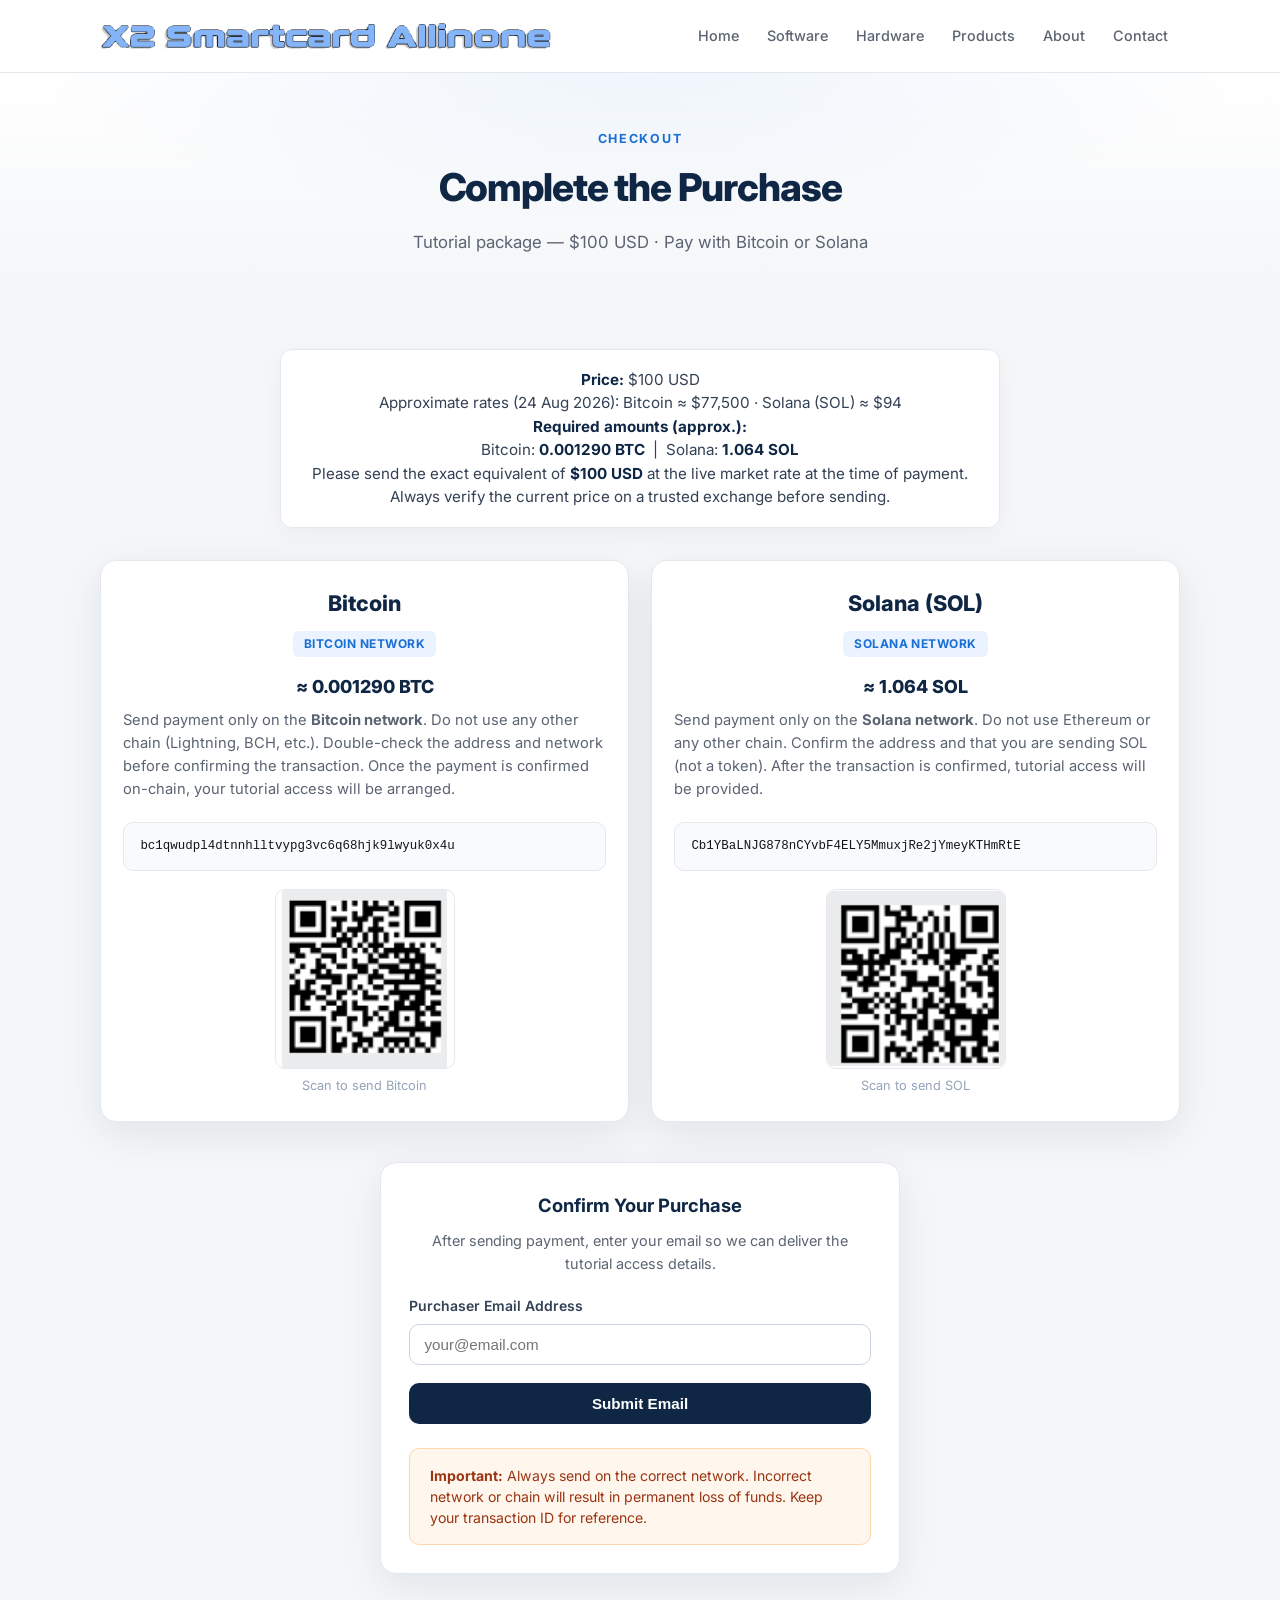
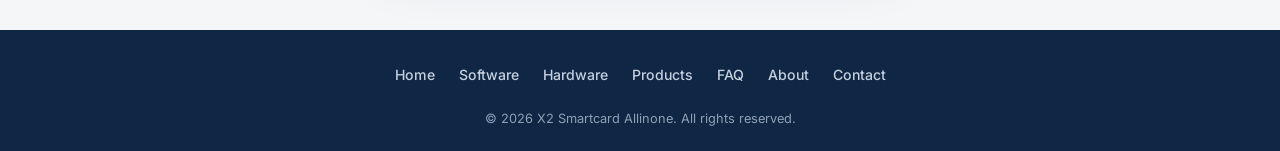
<file: payment.html>
<!DOCTYPE html>
<html lang="en">
<head>
  <meta charset="UTF-8">
  <meta name="viewport" content="width=device-width, initial-scale=1.0">
  <title>Payment — Tutorial Purchase</title>
  <meta name="description" content="Secure cryptocurrency payment for the complete software tutorial package.">
  <link rel="preconnect" href="https://fonts.googleapis.com">
  <link rel="preconnect" href="https://fonts.gstatic.com" crossorigin>
  <link href="https://fonts.googleapis.com/css2?family=Inter:wght@400;500;600;700;800&display=swap" rel="stylesheet">
  <link rel="stylesheet" href="css/styles.css">
</head>
<body>
  <header class="header">
    <div class="header-inner">
      <a href="index.html" class="logo">
        <img src="images/logo.png" alt="X2 Smartcard Allinone">
      </a>
      <nav class="nav" id="mainNav">
        <a href="index.html">Home</a>
        <a href="software.html">Software</a>
        <a href="hardware.html">Hardware</a>
        <a href="products.html">Products</a>
        <a href="about.html">About</a>
        <a href="contact.html">Contact</a>
      </nav>
      <button class="menu-toggle" id="menuToggle" aria-label="Toggle menu" aria-expanded="false">
        <span></span><span></span><span></span>
      </button>
    </div>
  </header>

  <section class="page-header">
    <div class="container">
      <p class="eyebrow">Checkout</p>
      <h1>Complete the Purchase</h1>
      <p class="lead">Tutorial package — $100 USD · Pay with Bitcoin or Solana</p>
    </div>
  </section>

  <section class="section">
    <div class="container">
      <div class="price-note">
        <strong>Price:</strong> $100 USD<br>
        Approximate rates (24 Aug 2026): Bitcoin ≈ $77,500 · Solana (SOL) ≈ $94<br>
        <strong>Required amounts (approx.):</strong><br>
        Bitcoin: <strong>0.001290 BTC</strong> &nbsp;|&nbsp; Solana: <strong>1.064 SOL</strong><br>
        Please send the exact equivalent of <strong>$100 USD</strong> at the live market rate at the time of payment.<br>
        Always verify the current price on a trusted exchange before sending.
      </div>
      <div class="payment-grid">
        <div class="crypto-box">
          <h2>Bitcoin</h2>
          <span class="network">Bitcoin Network</span>
          <p class="crypto-amount">≈ 0.001290 BTC</p>
          <p>Send payment only on the <strong>Bitcoin network</strong>. Do not use any other chain (Lightning, BCH, etc.). Double-check the address and network before confirming the transaction. Once the payment is confirmed on-chain, your tutorial access will be arranged.</p>
          <div class="address">bc1qwudpl4dtnnhlltvypg3vc6q68hjk9lwyuk0x4u</div>
          <img src="images/bitcoinwallet.png" alt="Bitcoin Wallet QR Code" class="qr">
          <p style="font-size: 0.8rem; color: #94a3b8; margin: 0; text-align:center;">Scan to send Bitcoin</p>
        </div>
        <div class="crypto-box">
          <h2>Solana (SOL)</h2>
          <span class="network">Solana Network</span>
          <p class="crypto-amount">≈ 1.064 SOL</p>
          <p>Send payment only on the <strong>Solana network</strong>. Do not use Ethereum or any other chain. Confirm the address and that you are sending SOL (not a token). After the transaction is confirmed, tutorial access will be provided.</p>
          <div class="address">Cb1YBaLNJG878nCYvbF4ELY5MmuxjRe2jYmeyKTHmRtE</div>
          <img src="images/solanawallet.png" alt="Solana Wallet QR Code" class="qr">
          <p style="font-size: 0.8rem; color: #94a3b8; margin: 0; text-align:center;">Scan to send SOL</p>
        </div>
      </div>
      <div class="email-form">
        <h3>Confirm Your Purchase</h3>
        <p>After sending payment, enter your email so we can deliver the tutorial access details.</p>
        <form onsubmit="return handlePaymentSubmit(event)">
          <label for="purchaser-email">Purchaser Email Address</label>
          <input type="email" id="purchaser-email" name="email" required placeholder="your@email.com">
          <button type="submit">Submit Email</button>
        </form>
        <div class="important"><strong>Important:</strong> Always send on the correct network. Incorrect network or chain will result in permanent loss of funds. Keep your transaction ID for reference.</div>
      </div>
    </div>
  </section>

  <footer class="footer">
    <div class="container">
      <div class="footer-inner">
        <nav class="footer-nav">
          <a href="index.html">Home</a>
          <a href="software.html">Software</a>
          <a href="hardware.html">Hardware</a>
          <a href="products.html">Products</a>
          <a href="faq.html">FAQ</a>
          <a href="about.html">About</a>
          <a href="contact.html">Contact</a>
        </nav>
        <p class="footer-copy">© 2026 X2 Smartcard Allinone. All rights reserved.</p>
      </div>
    </div>
  </footer>
  <script src="js/main.js"></script>
  <script>
    function handlePaymentSubmit(e) {
      e.preventDefault();
      var email = document.getElementById("purchaser-email").value;
      alert("Thank you. Your email (" + email + ") has been noted. Once the cryptocurrency payment is confirmed we will arrange access to the tutorial package.");
      e.target.reset();
      return false;
    }
  </script>
</body>
</html>
</file>
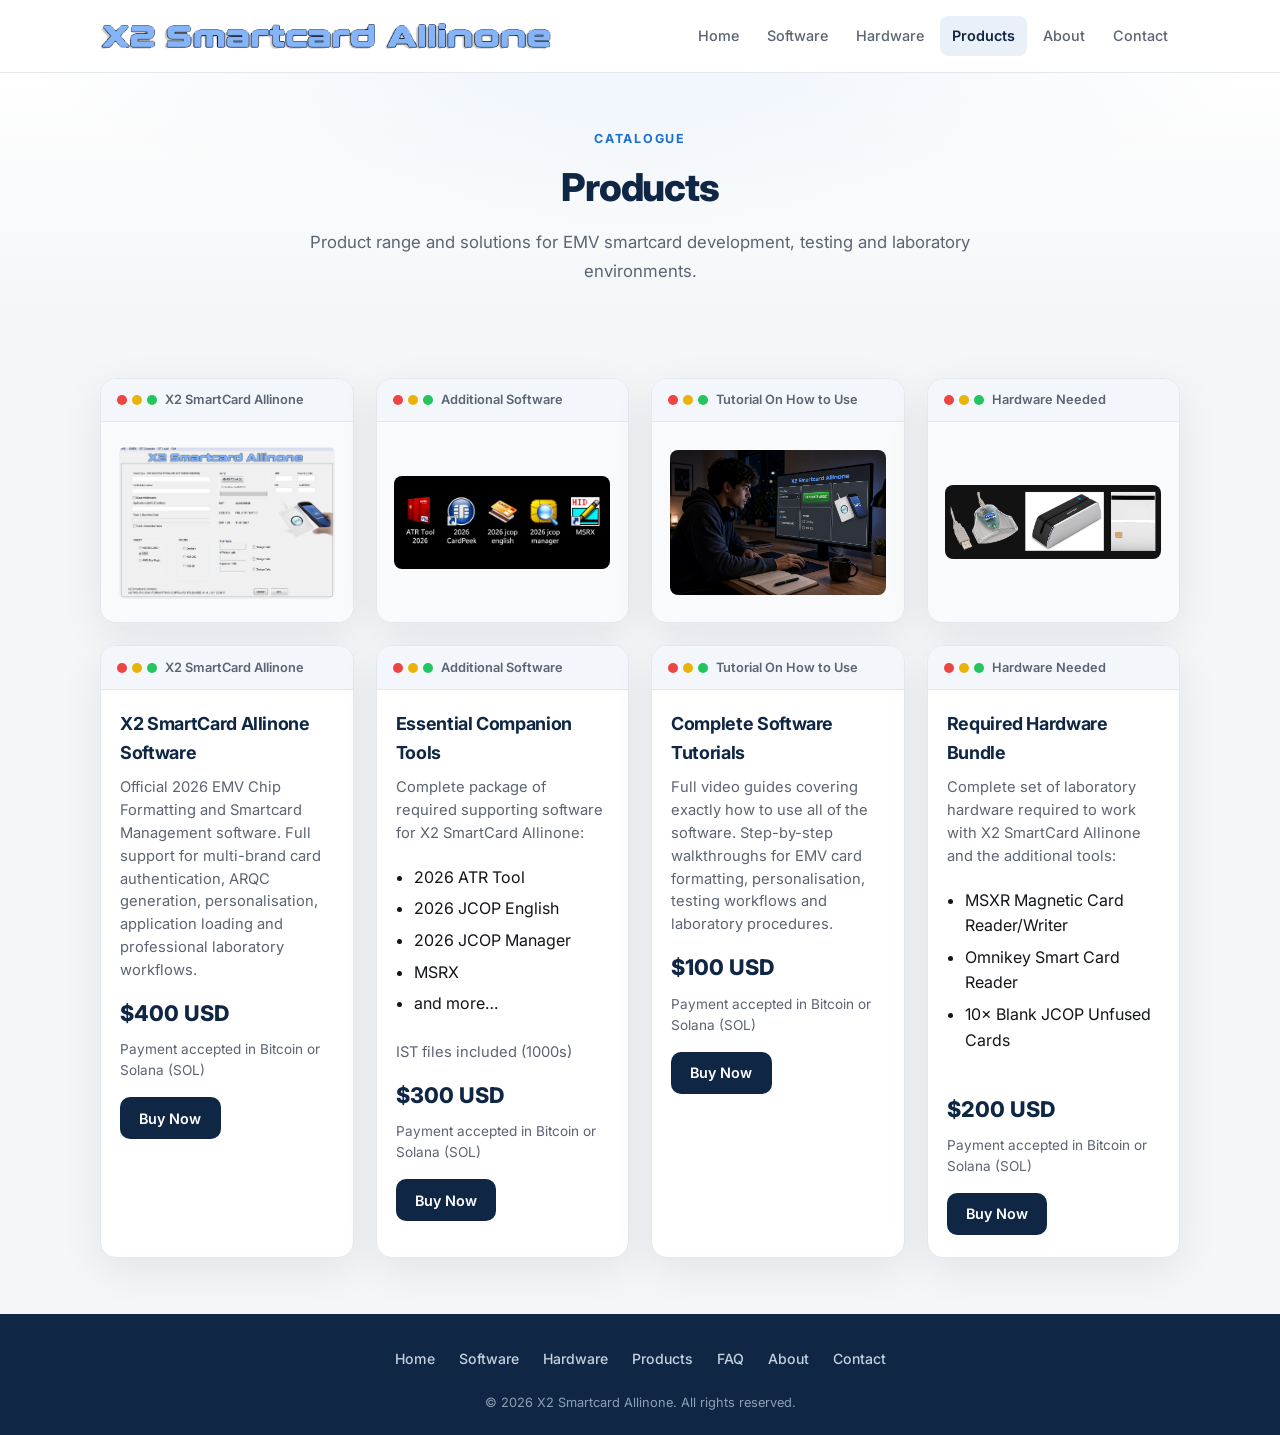
<file: products.html>
<!DOCTYPE html>
<html lang="en">
<head>
  <meta charset="UTF-8">
  <meta name="viewport" content="width=device-width, initial-scale=1.0">
  <title>Products — X2 Smartcard Allinone</title>
  <meta name="description" content="X2 SmartCard Allinone software, companion tools, tutorials and laboratory hardware.">
  <link rel="preconnect" href="https://fonts.googleapis.com">
  <link rel="preconnect" href="https://fonts.gstatic.com" crossorigin>
  <link href="https://fonts.googleapis.com/css2?family=Inter:wght@400;500;600;700;800&display=swap" rel="stylesheet">
  <link rel="stylesheet" href="css/styles.css">
</head>
<body>
  <header class="header">
    <div class="header-inner">
      <a href="index.html" class="logo">
        <img src="images/logo.png" alt="X2 Smartcard Allinone">
      </a>
      <nav class="nav" id="mainNav">
        <a href="index.html">Home</a>
        <a href="software.html">Software</a>
        <a href="hardware.html">Hardware</a>
        <a href="products.html" class="active">Products</a>
        <a href="about.html">About</a>
        <a href="contact.html">Contact</a>
      </nav>
      <button class="menu-toggle" id="menuToggle" aria-label="Toggle menu" aria-expanded="false">
        <span></span>
        <span></span>
        <span></span>
      </button>
    </div>
  </header>

  <section class="page-header">
    <div class="container">
      <p class="eyebrow">Catalogue</p>
      <h1>Products</h1>
      <p class="lead">
        Product range and solutions for EMV smartcard development, testing and laboratory environments.
      </p>
    </div>
  </section>

  <section class="section">
    <div class="container">
      <div class="showcase products">
        <article class="window">
          <div class="window-titlebar">
            <div class="window-dots"><span></span><span></span><span></span></div>
            <span>X2 SmartCard Allinone</span>
          </div>
          <div class="window-media">
            <img src="images/x2-screenshot.png" alt="X2 SmartCard Allinone software">
          </div>
        </article>
        <article class="window">
          <div class="window-titlebar">
            <div class="window-dots"><span></span><span></span><span></span></div>
            <span>Additional Software</span>
          </div>
          <div class="window-media">
            <img src="images/programs.png" alt="Companion software for X2 Smartcard Allinone">
          </div>
        </article>
        <article class="window">
          <div class="window-titlebar">
            <div class="window-dots"><span></span><span></span><span></span></div>
            <span>Tutorial On How to Use</span>
          </div>
          <div class="window-media">
            <img src="images/tutorialvideo.png" alt="Tutorial on how to use X2 Smartcard Allinone">
          </div>
        </article>
        <article class="window">
          <div class="window-titlebar">
            <div class="window-dots"><span></span><span></span><span></span></div>
            <span>Hardware Needed</span>
          </div>
          <div class="window-media">
            <img src="images/hardware1.png" alt="Required hardware bundle">
          </div>
        </article>

        <article class="window">
          <div class="window-titlebar">
            <div class="window-dots"><span></span><span></span><span></span></div>
            <span>X2 SmartCard Allinone</span>
          </div>
          <div class="window-body">
            <h3>X2 SmartCard Allinone Software</h3>
            <p>
              Official 2026 EMV Chip Formatting and Smartcard Management software. Full support for multi-brand card authentication, ARQC generation, personalisation, application loading and professional laboratory workflows.
            </p>
            <span class="price-highlight">$400 USD</span>
            <p class="pay-note">Payment accepted in Bitcoin or Solana (SOL)</p>
            <a href="payment-x2.html" class="buy-btn">Buy Now</a>
          </div>
        </article>
        <article class="window">
          <div class="window-titlebar">
            <div class="window-dots"><span></span><span></span><span></span></div>
            <span>Additional Software</span>
          </div>
          <div class="window-body">
            <h3>Essential Companion Tools</h3>
            <p>Complete package of required supporting software for X2 SmartCard Allinone:</p>
            <ul>
              <li>2026 ATR Tool</li>
              <li>2026 JCOP English</li>
              <li>2026 JCOP Manager</li>
              <li>MSRX</li>
              <li>and more…</li>
            </ul>
            <p>IST files included (1000s)</p>
            <span class="price-highlight">$300 USD</span>
            <p class="pay-note">Payment accepted in Bitcoin or Solana (SOL)</p>
            <a href="payment-addons.html" class="buy-btn">Buy Now</a>
          </div>
        </article>
        <article class="window">
          <div class="window-titlebar">
            <div class="window-dots"><span></span><span></span><span></span></div>
            <span>Tutorial On How to Use</span>
          </div>
          <div class="window-body">
            <h3>Complete Software Tutorials</h3>
            <p>
              Full video guides covering exactly how to use all of the software. Step-by-step walkthroughs for EMV card formatting, personalisation, testing workflows and laboratory procedures.
            </p>
            <span class="price-highlight">$100 USD</span>
            <p class="pay-note">Payment accepted in Bitcoin or Solana (SOL)</p>
            <a href="payment.html" class="buy-btn">Buy Now</a>
          </div>
        </article>
        <article class="window">
          <div class="window-titlebar">
            <div class="window-dots"><span></span><span></span><span></span></div>
            <span>Hardware Needed</span>
          </div>
          <div class="window-body">
            <h3>Required Hardware Bundle</h3>
            <p>Complete set of laboratory hardware required to work with X2 SmartCard Allinone and the additional tools:</p>
            <ul>
              <li>MSXR Magnetic Card Reader/Writer</li>
              <li>Omnikey Smart Card Reader</li>
              <li>10× Blank JCOP Unfused Cards</li>
            </ul>
            <span class="price-highlight">$200 USD</span>
            <p class="pay-note">Payment accepted in Bitcoin or Solana (SOL)</p>
            <a href="payment-hardware.html" class="buy-btn">Buy Now</a>
          </div>
        </article>
      </div>
    </div>
  </section>

  <footer class="footer">
    <div class="container">
      <div class="footer-inner">
        <nav class="footer-nav">
          <a href="index.html">Home</a>
          <a href="software.html">Software</a>
          <a href="hardware.html">Hardware</a>
          <a href="products.html">Products</a>
          <a href="faq.html">FAQ</a>
          <a href="about.html">About</a>
          <a href="contact.html">Contact</a>
        </nav>
        <p class="footer-copy">© 2026 X2 Smartcard Allinone. All rights reserved.</p>
      </div>
    </div>
  </footer>
  <script src="js/main.js"></script>
</body>
</html>
</file>
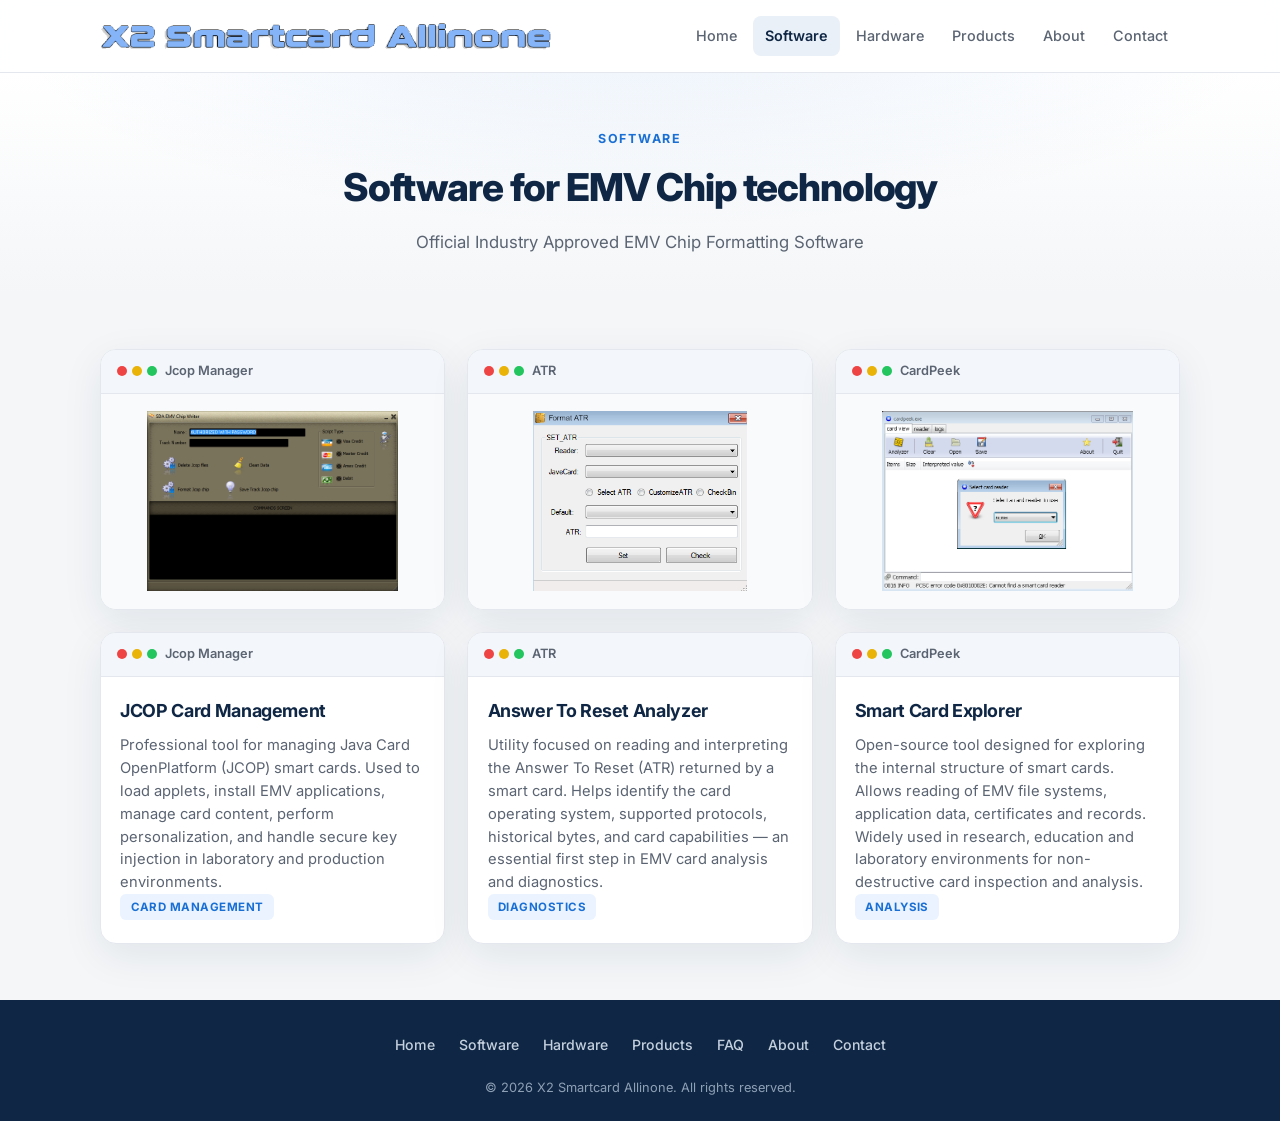
<file: software.html>
<!DOCTYPE html>
<html lang="en">
<head>
  <meta charset="UTF-8">
  <meta name="viewport" content="width=device-width, initial-scale=1.0">
  <title>Software — X2 Smartcard Allinone</title>
  <meta name="description" content="Official industry software for EMV chip formatting, JCOP management, ATR analysis and CardPeek.">
  <link rel="preconnect" href="https://fonts.googleapis.com">
  <link rel="preconnect" href="https://fonts.gstatic.com" crossorigin>
  <link href="https://fonts.googleapis.com/css2?family=Inter:wght@400;500;600;700;800&display=swap" rel="stylesheet">
  <link rel="stylesheet" href="css/styles.css">
</head>
<body>
  <header class="header">
    <div class="header-inner">
      <a href="index.html" class="logo">
        <img src="images/logo.png" alt="X2 Smartcard Allinone">
      </a>
      <nav class="nav" id="mainNav">
        <a href="index.html">Home</a>
        <a href="software.html" class="active">Software</a>
        <a href="hardware.html">Hardware</a>
        <a href="products.html">Products</a>
        <a href="about.html">About</a>
        <a href="contact.html">Contact</a>
      </nav>
      <button class="menu-toggle" id="menuToggle" aria-label="Toggle menu" aria-expanded="false">
        <span></span>
        <span></span>
        <span></span>
      </button>
    </div>
  </header>

  <section class="page-header">
    <div class="container">
      <p class="eyebrow">Software</p>
      <h1>Software for EMV Chip technology</h1>
      <p class="lead">Official Industry Approved EMV Chip Formatting Software</p>
    </div>
  </section>

  <section class="section">
    <div class="container">
      <div class="showcase">
        <article class="window">
          <div class="window-titlebar">
            <div class="window-dots"><span></span><span></span><span></span></div>
            <span>Jcop Manager</span>
          </div>
          <div class="window-media">
            <img src="images/jcop.png" alt="JCOP Manager">
          </div>
        </article>

        <article class="window">
          <div class="window-titlebar">
            <div class="window-dots"><span></span><span></span><span></span></div>
            <span>ATR</span>
          </div>
          <div class="window-media">
            <img src="images/atr.png" alt="Format ATR">
          </div>
        </article>

        <article class="window">
          <div class="window-titlebar">
            <div class="window-dots"><span></span><span></span><span></span></div>
            <span>CardPeek</span>
          </div>
          <div class="window-media">
            <img src="images/cardpeek.png" alt="CardPeek">
          </div>
        </article>

        <article class="window">
          <div class="window-titlebar">
            <div class="window-dots"><span></span><span></span><span></span></div>
            <span>Jcop Manager</span>
          </div>
          <div class="window-body">
            <h3>JCOP Card Management</h3>
            <p>
              Professional tool for managing Java Card OpenPlatform (JCOP) smart cards. Used to load applets, install EMV applications, manage card content, perform personalization, and handle secure key injection in laboratory and production environments.
            </p>
            <span class="window-tag">Card Management</span>
          </div>
        </article>

        <article class="window">
          <div class="window-titlebar">
            <div class="window-dots"><span></span><span></span><span></span></div>
            <span>ATR</span>
          </div>
          <div class="window-body">
            <h3>Answer To Reset Analyzer</h3>
            <p>
              Utility focused on reading and interpreting the Answer To Reset (ATR) returned by a smart card. Helps identify the card operating system, supported protocols, historical bytes, and card capabilities — an essential first step in EMV card analysis and diagnostics.
            </p>
            <span class="window-tag">Diagnostics</span>
          </div>
        </article>

        <article class="window">
          <div class="window-titlebar">
            <div class="window-dots"><span></span><span></span><span></span></div>
            <span>CardPeek</span>
          </div>
          <div class="window-body">
            <h3>Smart Card Explorer</h3>
            <p>
              Open-source tool designed for exploring the internal structure of smart cards. Allows reading of EMV file systems, application data, certificates and records. Widely used in research, education and laboratory environments for non-destructive card inspection and analysis.
            </p>
            <span class="window-tag">Analysis</span>
          </div>
        </article>
      </div>
    </div>
  </section>

  <footer class="footer">
    <div class="container">
      <div class="footer-inner">
        <nav class="footer-nav">
          <a href="index.html">Home</a>
          <a href="software.html">Software</a>
          <a href="hardware.html">Hardware</a>
          <a href="products.html">Products</a>
          <a href="faq.html">FAQ</a>
          <a href="about.html">About</a>
          <a href="contact.html">Contact</a>
        </nav>
        <p class="footer-copy">© 2026 X2 Smartcard Allinone. All rights reserved.</p>
      </div>
    </div>
  </footer>
  <script src="js/main.js"></script>
</body>
</html>
</file>
<file: css/styles.css>
:root {
  --bg: #f4f6f8;
  --surface: #ffffff;
  --ink: #12151a;
  --muted: #5b6472;
  --line: #e4e8ee;
  --navy: #0f2744;
  --navy-2: #16345a;
  --accent: #1a6fd4;
  --accent-hover: #1558aa;
  --shadow: 0 12px 40px rgba(15, 39, 68, 0.08);
  --radius: 14px;
  --max: 1080px;
  --header-h: 72px;
}

*, *::before, *::after { box-sizing: border-box; margin: 0; padding: 0; }

html { scroll-behavior: smooth; }

body {
  font-family: Inter, -apple-system, BlinkMacSystemFont, "Segoe UI", Roboto, Helvetica, Arial, sans-serif;
  color: var(--ink);
  background: var(--bg);
  line-height: 1.6;
  -webkit-font-smoothing: antialiased;
}

img { max-width: 100%; height: auto; display: block; }

a { color: inherit; text-decoration: none; }

.container {
  width: min(var(--max), calc(100% - 40px));
  margin-inline: auto;
}

.header {
  position: sticky;
  top: 0;
  z-index: 100;
  background: rgba(255, 255, 255, 0.92);
  backdrop-filter: blur(14px);
  border-bottom: 1px solid var(--line);
}

.header-inner {
  width: min(var(--max), calc(100% - 40px));
  margin-inline: auto;
  min-height: var(--header-h);
  display: flex;
  align-items: center;
  justify-content: space-between;
  gap: 24px;
}

.logo {
  display: flex;
  align-items: center;
  flex-shrink: 0;
}

.logo img {
  height: 28px;
  width: auto;
  transition: opacity 0.2s ease;
}

.logo:hover img { opacity: 0.8; }

.nav {
  display: flex;
  align-items: center;
  gap: 4px;
}

.nav a {
  font-size: 0.9rem;
  font-weight: 500;
  color: var(--muted);
  padding: 8px 12px;
  border-radius: 8px;
  transition: color 0.15s ease, background 0.15s ease;
}

.nav a:hover { color: var(--navy); background: #f0f3f7; }

.nav a.active {
  color: var(--navy);
  font-weight: 600;
  background: #eaf0f7;
}

.menu-toggle {
  display: none;
  width: 42px;
  height: 42px;
  border: 1px solid var(--line);
  border-radius: 10px;
  background: var(--surface);
  cursor: pointer;
  flex-direction: column;
  align-items: center;
  justify-content: center;
  gap: 5px;
}

.menu-toggle span {
  display: block;
  width: 18px;
  height: 2px;
  background: var(--navy);
  border-radius: 2px;
  transition: transform 0.2s ease, opacity 0.2s ease;
}

body.nav-open .menu-toggle span:nth-child(1) { transform: translateY(7px) rotate(45deg); }
body.nav-open .menu-toggle span:nth-child(2) { opacity: 0; }
body.nav-open .menu-toggle span:nth-child(3) { transform: translateY(-7px) rotate(-45deg); }

.hero {
  padding: 56px 0 24px;
  background:
    radial-gradient(900px 280px at 50% -40px, rgba(26, 111, 212, 0.08), transparent 70%),
    linear-gradient(180deg, #ffffff 0%, var(--bg) 100%);
}

.hero-content {
  display: flex;
  flex-direction: column;
  align-items: center;
  text-align: center;
}

.hero-eyebrow {
  font-size: 0.95rem;
  font-weight: 500;
  font-style: italic;
  color: #3d4654;
  max-width: 680px;
  margin: 0 auto 1.5rem;
  padding: 0.95rem 1.4rem;
  background: #f4f6f8;
  border-radius: 18px;
  border: 1px solid #e0e4e8;
  position: relative;
  line-height: 1.55;
}

.hero-eyebrow::after {
  content: "";
  position: absolute;
  bottom: -8px;
  left: 50%;
  transform: translateX(-50%);
  border-width: 8px 8px 0;
  border-style: solid;
  border-color: #f4f6f8 transparent transparent transparent;
}

.hero-logo {
  margin: 0.85rem auto 1.4rem;
  max-width: 420px;
  width: 82%;
}

.lead {
  max-width: 720px;
  margin: 0 auto 1.6rem;
  color: var(--muted);
  font-size: 1.05rem;
  line-height: 1.7;
}

.hero-actions {
  display: flex;
  gap: 12px;
  justify-content: center;
  flex-wrap: wrap;
}

.btn {
  display: inline-flex;
  align-items: center;
  justify-content: center;
  min-height: 46px;
  padding: 0 22px;
  border-radius: 10px;
  font-size: 0.95rem;
  font-weight: 600;
  letter-spacing: 0.01em;
  border: 1px solid transparent;
  cursor: pointer;
  font-family: inherit;
  transition: transform 0.15s ease, background 0.15s ease, box-shadow 0.15s ease, color 0.15s ease;
}

.btn:hover { transform: translateY(-1px); }

.btn-primary {
  background: var(--navy);
  color: #fff;
  box-shadow: 0 8px 20px rgba(15, 39, 68, 0.18);
}

.btn-primary:hover { background: var(--navy-2); }

.btn-outline {
  background: #fff;
  color: var(--navy);
  border-color: #c9d3de;
}

.btn-outline:hover { background: #f3f6fa; }

.section { padding: 56px 0; }

.section-accent {
  background: #fff;
  border-block: 1px solid var(--line);
}

.software-preview {
  margin: 8px auto 0;
  max-width: 920px;
  text-align: center;
}

.preview-frame {
  background: #fff;
  border: 1px solid var(--line);
  border-radius: 16px;
  padding: 10px;
  box-shadow: var(--shadow);
}

.software-preview img {
  width: 100%;
  max-width: 860px;
  margin-inline: auto;
  border-radius: 10px;
  object-fit: contain;
}

.caption {
  margin-top: 14px;
  font-size: 0.9rem;
  color: #66707c;
}

.disclaimer-box {
  max-width: 780px;
  margin: 28px auto 0;
  padding: 1.15rem 1.5rem;
  border: 1px solid #f0c9c9;
  border-radius: 10px;
  background: #fff7f7;
  font-size: 0.92rem;
  line-height: 1.6;
  text-align: center;
  color: #b42318;
}

.section-header {
  text-align: center;
  max-width: 820px;
  margin: 0 auto;
}

.eyebrow {
  display: block;
  margin-bottom: 8px;
  font-weight: 700;
  letter-spacing: 0.14em;
  text-transform: uppercase;
  font-size: 0.78rem;
  color: var(--accent);
}

.section-header h2,
.page-header h1 {
  font-size: clamp(1.6rem, 2.4vw, 2.05rem);
  font-weight: 800;
  letter-spacing: -0.03em;
  color: var(--navy);
  margin-bottom: 14px;
}

.page-header h1 {
  font-size: clamp(1.9rem, 3vw, 2.5rem);
  margin-bottom: 10px;
}

.divider {
  width: 56px;
  height: 3px;
  margin: 0 auto 22px;
  background: var(--accent);
  border-radius: 99px;
}

.prose {
  text-align: left;
  color: #3a4350;
  font-size: 1rem;
  line-height: 1.75;
}

.prose strong { color: var(--navy); }

.prose ul,
.window-body ul {
  margin: 14px 0 18px 1.15rem;
}

.prose li,
.window-body ul li { margin: 6px 0; }

.card-grid {
  display: grid;
  grid-template-columns: repeat(3, minmax(0, 1fr));
  gap: 20px;
  margin-top: 40px;
  max-width: 860px;
  margin-inline: auto;
}

.card {
  background: #fff;
  min-height: 168px;
  display: flex;
  flex-direction: column;
  align-items: center;
  justify-content: center;
  border-radius: var(--radius);
  box-shadow: 0 8px 24px rgba(15, 39, 68, 0.06);
  border: 1px solid var(--line);
  padding: 18px;
  gap: 10px;
}

.card img {
  width: 100%;
  max-height: 150px;
  object-fit: contain;
}

.card-label {
  font-size: 0.82rem;
  font-weight: 600;
  color: var(--navy);
  text-align: center;
}

.page-header {
  padding: 56px 0 36px;
  text-align: center;
  background:
    radial-gradient(900px 280px at 50% -40px, rgba(26, 111, 212, 0.08), transparent 70%),
    linear-gradient(180deg, #ffffff 0%, var(--bg) 100%);
}

.page-header .lead { margin-bottom: 0; }

.showcase {
  display: grid;
  grid-template-columns: repeat(3, minmax(0, 1fr));
  gap: 22px;
}

.showcase.products {
  grid-template-columns: repeat(4, minmax(0, 1fr));
}

.window {
  background: var(--surface);
  border: 1px solid var(--line);
  border-radius: 16px;
  overflow: hidden;
  box-shadow: var(--shadow);
  display: flex;
  flex-direction: column;
  min-height: 100%;
}

.window-titlebar {
  display: flex;
  align-items: center;
  gap: 8px;
  padding: 0.7rem 1rem;
  background: #f3f6fa;
  border-bottom: 1px solid var(--line);
  font-size: 0.8rem;
  font-weight: 600;
  color: var(--muted);
}

.window-dots {
  display: flex;
  gap: 5px;
  flex-shrink: 0;
}

.window-dots span {
  width: 10px;
  height: 10px;
  border-radius: 50%;
  background: #cbd5e1;
}

.window-dots span:nth-child(1) { background: #ef4444; }
.window-dots span:nth-child(2) { background: #eab308; }
.window-dots span:nth-child(3) { background: #22c55e; }

.window-media {
  display: flex;
  align-items: center;
  justify-content: center;
  min-height: 200px;
  flex: 1;
  padding: 1.1rem;
  background: #f8fafc;
  border-bottom: 1px solid var(--line);
}

.window:has(.window-media):not(:has(.window-body)) .window-media {
  border-bottom: none;
}

.window-media img {
  width: 100%;
  max-height: 180px;
  object-fit: contain;
  border-radius: 8px;
}

.window-body {
  padding: 1.25rem 1.2rem 1.4rem;
  flex: 1;
  display: flex;
  flex-direction: column;
}

.window-body h3 {
  margin: 0 0 0.55rem;
  font-size: 1.12rem;
  font-weight: 700;
  color: var(--navy);
  letter-spacing: -0.02em;
}

.window-body p {
  margin: 0;
  font-size: 0.92rem;
  line-height: 1.55;
  color: var(--muted);
}

.window-tag {
  display: inline-block;
  margin-top: auto;
  padding: 0.25rem 0.65rem;
  width: fit-content;
  font-size: 0.72rem;
  font-weight: 700;
  text-transform: uppercase;
  letter-spacing: 0.04em;
  border-radius: 6px;
  background: #eaf3ff;
  color: var(--accent);
}

.price-highlight {
  display: block;
  margin: 0.9rem 0 0.35rem;
  font-size: 1.35rem;
  font-weight: 800;
  color: var(--navy);
}

.pay-note {
  margin-top: 0.2rem !important;
  font-size: 0.85rem !important;
}

.buy-btn {
  display: inline-flex;
  align-items: center;
  justify-content: center;
  margin-top: 1rem;
  min-height: 42px;
  padding: 0 1.2rem;
  background: var(--navy);
  color: #fff;
  font-size: 0.9rem;
  font-weight: 600;
  border-radius: 10px;
  width: fit-content;
}

.buy-btn:hover { background: var(--navy-2); }

.content-section {
  max-width: 820px;
  margin: 0 auto 3rem;
  text-align: left;
  line-height: 1.7;
  color: #3a4350;
}

.content-section h2 {
  font-size: 1.45rem;
  font-weight: 800;
  margin-bottom: 1.1rem;
  text-align: center;
  color: var(--navy);
  letter-spacing: -0.02em;
}

.content-section p { margin-bottom: 1.1rem; }

.content-section ul {
  margin: 1rem 0 1.4rem 1.3rem;
}

.content-section li { margin-bottom: 0.45rem; }

.section-divider {
  width: 56px;
  height: 3px;
  background: var(--accent);
  border-radius: 99px;
  margin: 0 auto 3rem;
}

.future-table {
  width: 100%;
  border-collapse: collapse;
  margin: 1.4rem 0 1.6rem;
  font-size: 0.95rem;
  background: #fff;
  border-radius: 12px;
  overflow: hidden;
  box-shadow: var(--shadow);
}

.future-table th,
.future-table td {
  border: 1px solid var(--line);
  padding: 0.75rem 1rem;
  text-align: left;
  vertical-align: top;
}

.future-table th {
  background: #f3f6fa;
  font-weight: 700;
  color: var(--navy);
}

.faq-list {
  max-width: 760px;
  margin-inline: auto;
}

.faq-item {
  background: #fff;
  border: 1px solid var(--line);
  border-radius: 12px;
  padding: 1.25rem 1.35rem;
  margin-bottom: 12px;
  box-shadow: 0 8px 24px rgba(15, 39, 68, 0.04);
}

.faq-question {
  font-size: 1.08rem;
  font-weight: 700;
  color: var(--navy);
  margin-bottom: 0.45rem;
}

.faq-answer {
  font-size: 0.98rem;
  color: var(--muted);
}

.contact-form {
  max-width: 560px;
  margin-inline: auto;
  background: #fff;
  border: 1px solid var(--line);
  border-radius: 16px;
  padding: 1.6rem;
  box-shadow: var(--shadow);
}

.form-group { margin-bottom: 1.25rem; }

.form-group label {
  display: block;
  font-size: 0.8rem;
  font-weight: 600;
  letter-spacing: 0.03em;
  text-transform: uppercase;
  color: var(--muted);
  margin-bottom: 0.45rem;
}

.form-group input,
.form-group textarea,
.form-group select {
  width: 100%;
  padding: 0.85rem 1rem;
  font-family: inherit;
  font-size: 1rem;
  color: var(--ink);
  background: #fff;
  border: 1px solid var(--line);
  border-radius: 10px;
}

.form-group input:focus,
.form-group textarea:focus,
.form-group select:focus {
  outline: none;
  border-color: var(--accent);
  box-shadow: 0 0 0 3px rgba(26, 111, 212, 0.12);
}

.form-group textarea {
  min-height: 140px;
  resize: vertical;
}

.payment-grid {
  display: grid;
  grid-template-columns: repeat(auto-fit, minmax(300px, 1fr));
  gap: 22px;
  margin-top: 8px;
}

.crypto-box {
  background: #fff;
  border: 1px solid var(--line);
  border-radius: 16px;
  padding: 1.6rem 1.4rem;
  box-shadow: var(--shadow);
  display: flex;
  flex-direction: column;
  align-items: center;
  text-align: center;
}

.crypto-box h2 {
  margin: 0 0 0.65rem;
  font-size: 1.35rem;
  font-weight: 800;
  color: var(--navy);
}

.crypto-box .network {
  display: inline-block;
  margin-bottom: 1rem;
  padding: 0.2rem 0.7rem;
  font-size: 0.75rem;
  font-weight: 700;
  text-transform: uppercase;
  letter-spacing: 0.04em;
  border-radius: 6px;
  background: #eaf3ff;
  color: var(--accent);
}

.crypto-box p {
  margin: 0 0 1rem;
  font-size: 0.92rem;
  line-height: 1.55;
  color: var(--muted);
  text-align: left;
}

.crypto-amount {
  text-align: center !important;
  font-size: 1.12rem !important;
  font-weight: 800 !important;
  color: var(--navy) !important;
  margin-bottom: 0.55rem !important;
}

.crypto-box .address {
  width: 100%;
  margin: 0.35rem 0 1.1rem;
  padding: 0.85rem 1rem;
  background: #f8fafc;
  border: 1px solid var(--line);
  border-radius: 10px;
  font-family: ui-monospace, SFMono-Regular, Menlo, Monaco, Consolas, monospace;
  font-size: 0.78rem;
  word-break: break-all;
  color: var(--ink);
  text-align: left;
}

.crypto-box .qr {
  width: 180px;
  height: 180px;
  object-fit: contain;
  border-radius: 10px;
  border: 1px solid var(--line);
  background: #fff;
  margin-bottom: 0.45rem;
}

.price-note {
  max-width: 720px;
  margin: 0 auto 2rem;
  padding: 1.1rem 1.4rem;
  background: #fff;
  border: 1px solid var(--line);
  border-radius: 12px;
  font-size: 0.95rem;
  line-height: 1.55;
  color: #334155;
  text-align: center;
  box-shadow: 0 8px 24px rgba(15, 39, 68, 0.04);
}

.price-note strong { color: var(--navy); }

.email-form {
  max-width: 520px;
  margin: 2.5rem auto 0;
  padding: 1.75rem;
  background: #fff;
  border: 1px solid var(--line);
  border-radius: 16px;
  box-shadow: var(--shadow);
}

.email-form h3 {
  margin: 0 0 0.5rem;
  font-size: 1.15rem;
  font-weight: 700;
  color: var(--navy);
  text-align: center;
}

.email-form p {
  margin: 0 0 1.25rem;
  font-size: 0.9rem;
  color: var(--muted);
  text-align: center;
}

.email-form label {
  display: block;
  margin-bottom: 0.4rem;
  font-size: 0.875rem;
  font-weight: 600;
  color: #334155;
}

.email-form input[type="email"] {
  width: 100%;
  padding: 0.7rem 0.9rem;
  border: 1px solid #cbd5e1;
  border-radius: 10px;
  font-size: 0.95rem;
  margin-bottom: 1.1rem;
}

.email-form input[type="email"]:focus {
  outline: none;
  border-color: var(--accent);
  box-shadow: 0 0 0 3px rgba(26, 111, 212, 0.12);
}

.email-form button {
  width: 100%;
  padding: 0.75rem;
  background: var(--navy);
  color: #fff;
  font-size: 0.95rem;
  font-weight: 600;
  border: none;
  border-radius: 10px;
  cursor: pointer;
}

.email-form button:hover { background: var(--navy-2); }

.important {
  margin-top: 1.5rem;
  padding: 1rem 1.25rem;
  background: #fff7ed;
  border: 1px solid #fed7aa;
  border-radius: 10px;
  font-size: 0.88rem;
  color: #9a3412;
  line-height: 1.5;
}

.footer {
  background: var(--navy);
  color: #d5dde8;
  padding: 28px 0 22px;
}

.footer-inner {
  display: flex;
  flex-direction: column;
  align-items: center;
  gap: 16px;
}

.footer-nav {
  display: flex;
  justify-content: center;
  flex-wrap: wrap;
  gap: 6px 4px;
}

.footer-nav a {
  font-size: 0.88rem;
  font-weight: 500;
  color: #c5d0de;
  padding: 6px 10px;
  border-radius: 8px;
}

.footer-nav a:hover { color: #fff; background: rgba(255,255,255,0.08); }

.footer-copy {
  font-size: 0.8rem;
  color: #8ea0b6;
}

@media (max-width: 1100px) {
  .showcase.products { grid-template-columns: repeat(2, minmax(0, 1fr)); }
}

@media (max-width: 860px) {
  .card-grid,
  .showcase { grid-template-columns: 1fr; max-width: 420px; margin-inline: auto; }
  .hero { padding-top: 36px; }
}

@media (max-width: 760px) {
  .menu-toggle { display: flex; }

  .nav {
    display: none;
    position: absolute;
    top: var(--header-h);
    left: 0;
    right: 0;
    flex-direction: column;
    align-items: stretch;
    gap: 4px;
    padding: 12px 16px 18px;
    background: #fff;
    border-bottom: 1px solid var(--line);
    box-shadow: 0 16px 30px rgba(15, 39, 68, 0.08);
  }

  body.nav-open .nav { display: flex; }

  .nav a { padding: 12px 14px; }

  .showcase.products { grid-template-columns: 1fr; max-width: 420px; margin-inline: auto; }
}

@media (max-width: 480px) {
  .container,
  .header-inner { width: min(var(--max), calc(100% - 28px)); }
  .hero-eyebrow { font-size: 0.88rem; padding: 0.8rem 1rem; }
  .lead { font-size: 0.98rem; }
}

@media (prefers-reduced-motion: reduce) {
  html { scroll-behavior: auto; }
  *, *::before, *::after {
    transition: none !important;
    transform: none !important;
  }
}
</file>
